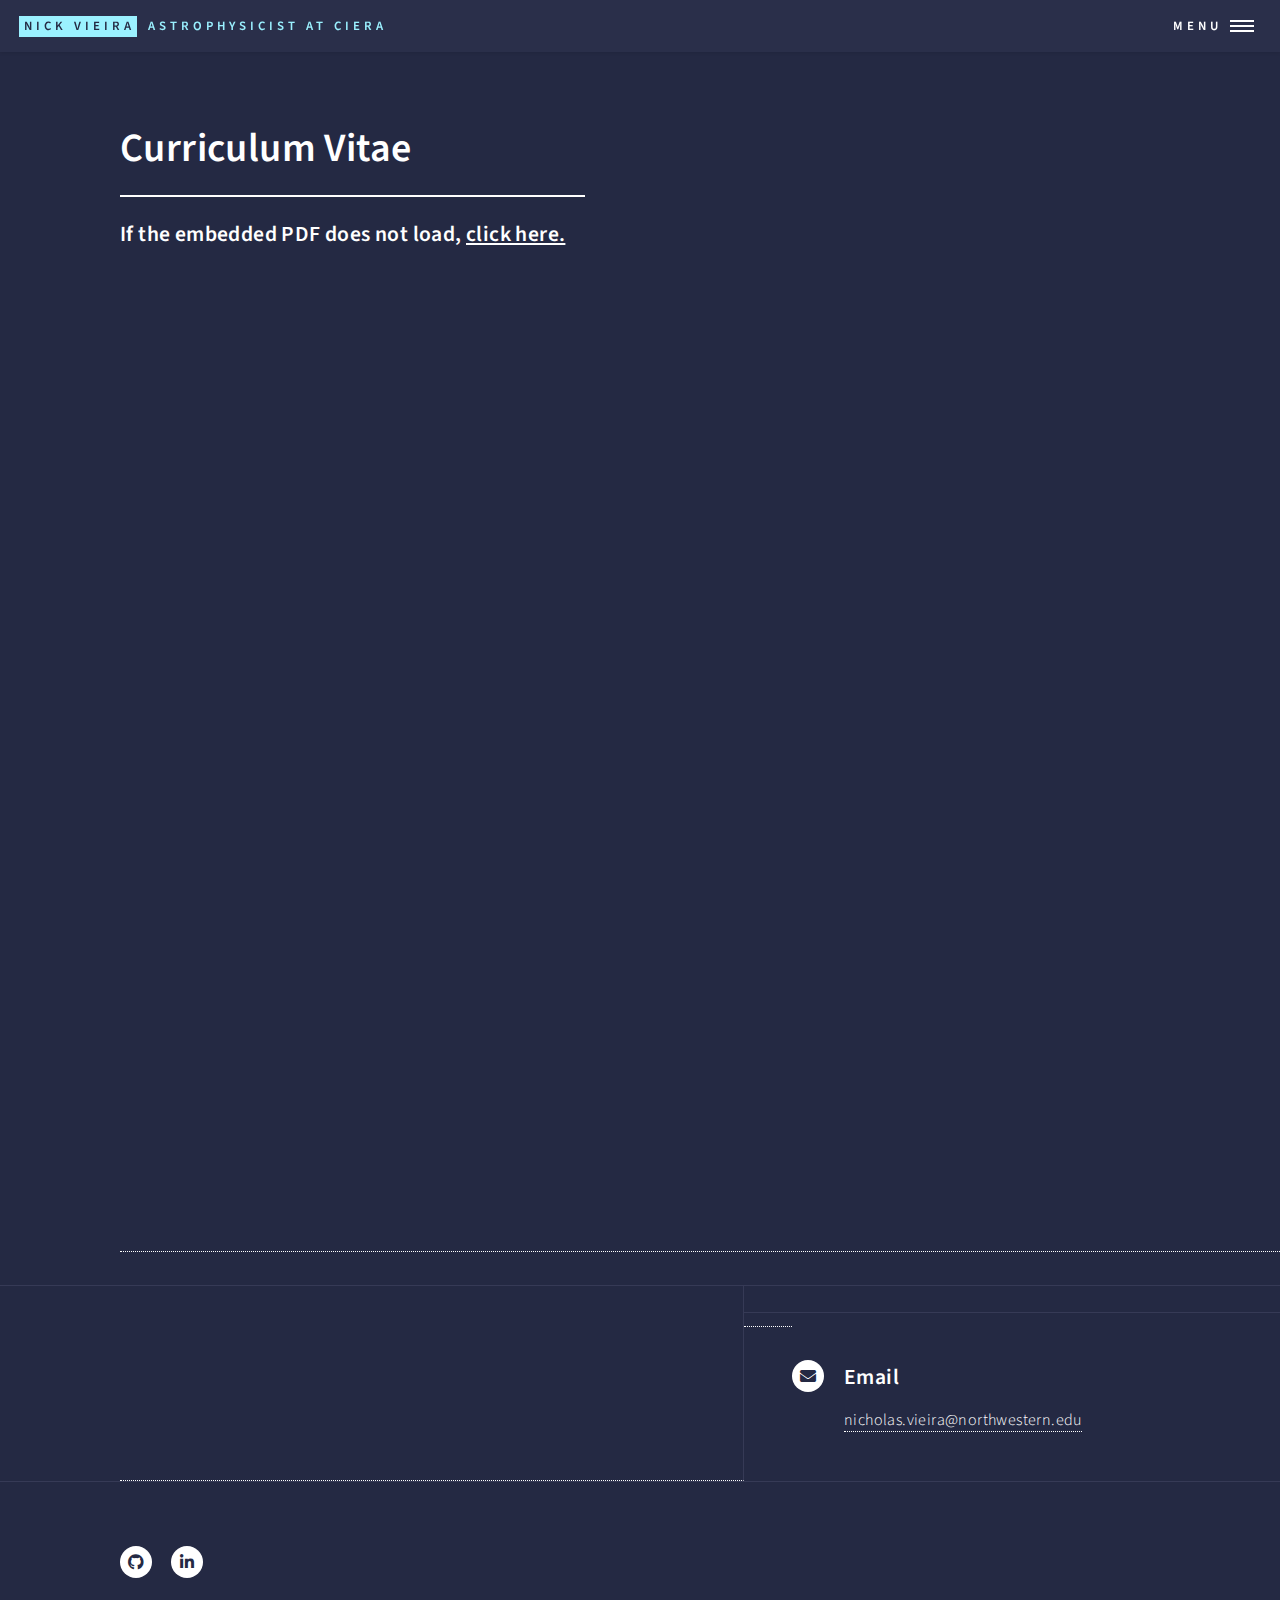
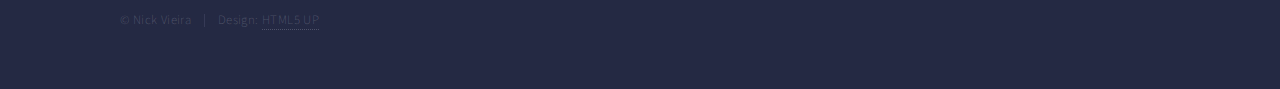
<file: cv.html>
<!DOCTYPE HTML>
<!--
	Forty by HTML5 UP
	html5up.net | @ajlkn
	Free for personal and commercial use under the CCA 3.0 license (html5up.net/license)
-->
<html>
	<head>
		<title>CV | Nick Vieira</title>
		<meta charset="utf-8" />
		<meta name="viewport" content="width=device-width, initial-scale=1, user-scalable=no" />
		<link rel="stylesheet" href="assets/css/main.css" />
		<noscript><link rel="stylesheet" href="assets/css/noscript.css" /></noscript>
	</head>
	<body class="is-preload">

		<!-- Wrapper -->
			<div id="wrapper">

				<!-- Header -->
					<header id="header">
						<a href="index.html" class="logo"><strong>Nick Vieira</strong> <span>Astrophysicist at CIERA</span></a>
						<nav>
							<a href="#menu">Menu</a>
						</nav>
					</header>

				<!-- Menu -->
					<nav id="menu">
						<ul class="links">
							<li><a href="index.html#two">About Me</a></li>
							<li><a href="multimessenger.html">Multi-messenger Astrophysics</a></li>
							<li><a href="heavyelements.html">Heavy Elements</a></li>
							<li><a href="cv.html">CV</a></li>
						</ul>
					</nav>

				<!-- Main -->
					<div id="main" class="alt">

						<!-- One -->
							<section id="one">
								<div class="inner">
									<header class="major">
										<h1>Curriculum Vitae</h1>
										<h3>If the embedded PDF does not load, <u><a target="_blank" href="https://drive.google.com/file/d/137XHBpHXoxdo0qFVNsRs01SqUzBWjAU2/view?usp=sharing">click here.</href></u> </h3>
									</header>
    								<iframe src="https://drive.google.com/file/d/137XHBpHXoxdo0qFVNsRs01SqUzBWjAU2/preview" width="1280" height="960"></iframe>
        						</div>
							</section>

					</div>

				<!-- Contact -->
					<section id="contact">
						<div class="inner">
							<section class="split">
								<section>
									<div class="contact-method">
										<span class="icon solid alt fa-envelope"></span>
										<h3>Email</h3>
										<a href="mailto:nicholas.vieira@northwestern.edu">nicholas.vieira@northwestern.edu</a>
									</div>
								</section>
							</section>
						</div>
					</section>

				<!-- Footer -->
					<footer id="footer">
						<div class="inner">
							<ul class="icons">
								<li><a href="https://github.com/nvieira-astro" class="icon brands alt fa-github" target="_blank"><span class="label">GitHub</span></a></li>
								<li><a href="https://www.linkedin.com/in/nicholas-vieira-530b3718a/" class="icon brands alt fa-linkedin-in" target="_blank"><span class="label">LinkedIn</span></a></li>
							</ul>
							<ul class="copyright">
								<li>&copy; Nick Vieira</li><li>Design: <a href="https://html5up.net" target="_blank">HTML5 UP</a></li>
							</ul>
						</div>
					</footer>

			</div>

		<!-- Scripts -->
			<script src="assets/js/jquery.min.js"></script>
			<script src="assets/js/jquery.scrolly.min.js"></script>
			<script src="assets/js/jquery.scrollex.min.js"></script>
			<script src="assets/js/browser.min.js"></script>
			<script src="assets/js/breakpoints.min.js"></script>
			<script src="assets/js/util.js"></script>
			<script src="assets/js/main.js"></script>

	</body>
</html>
</file>
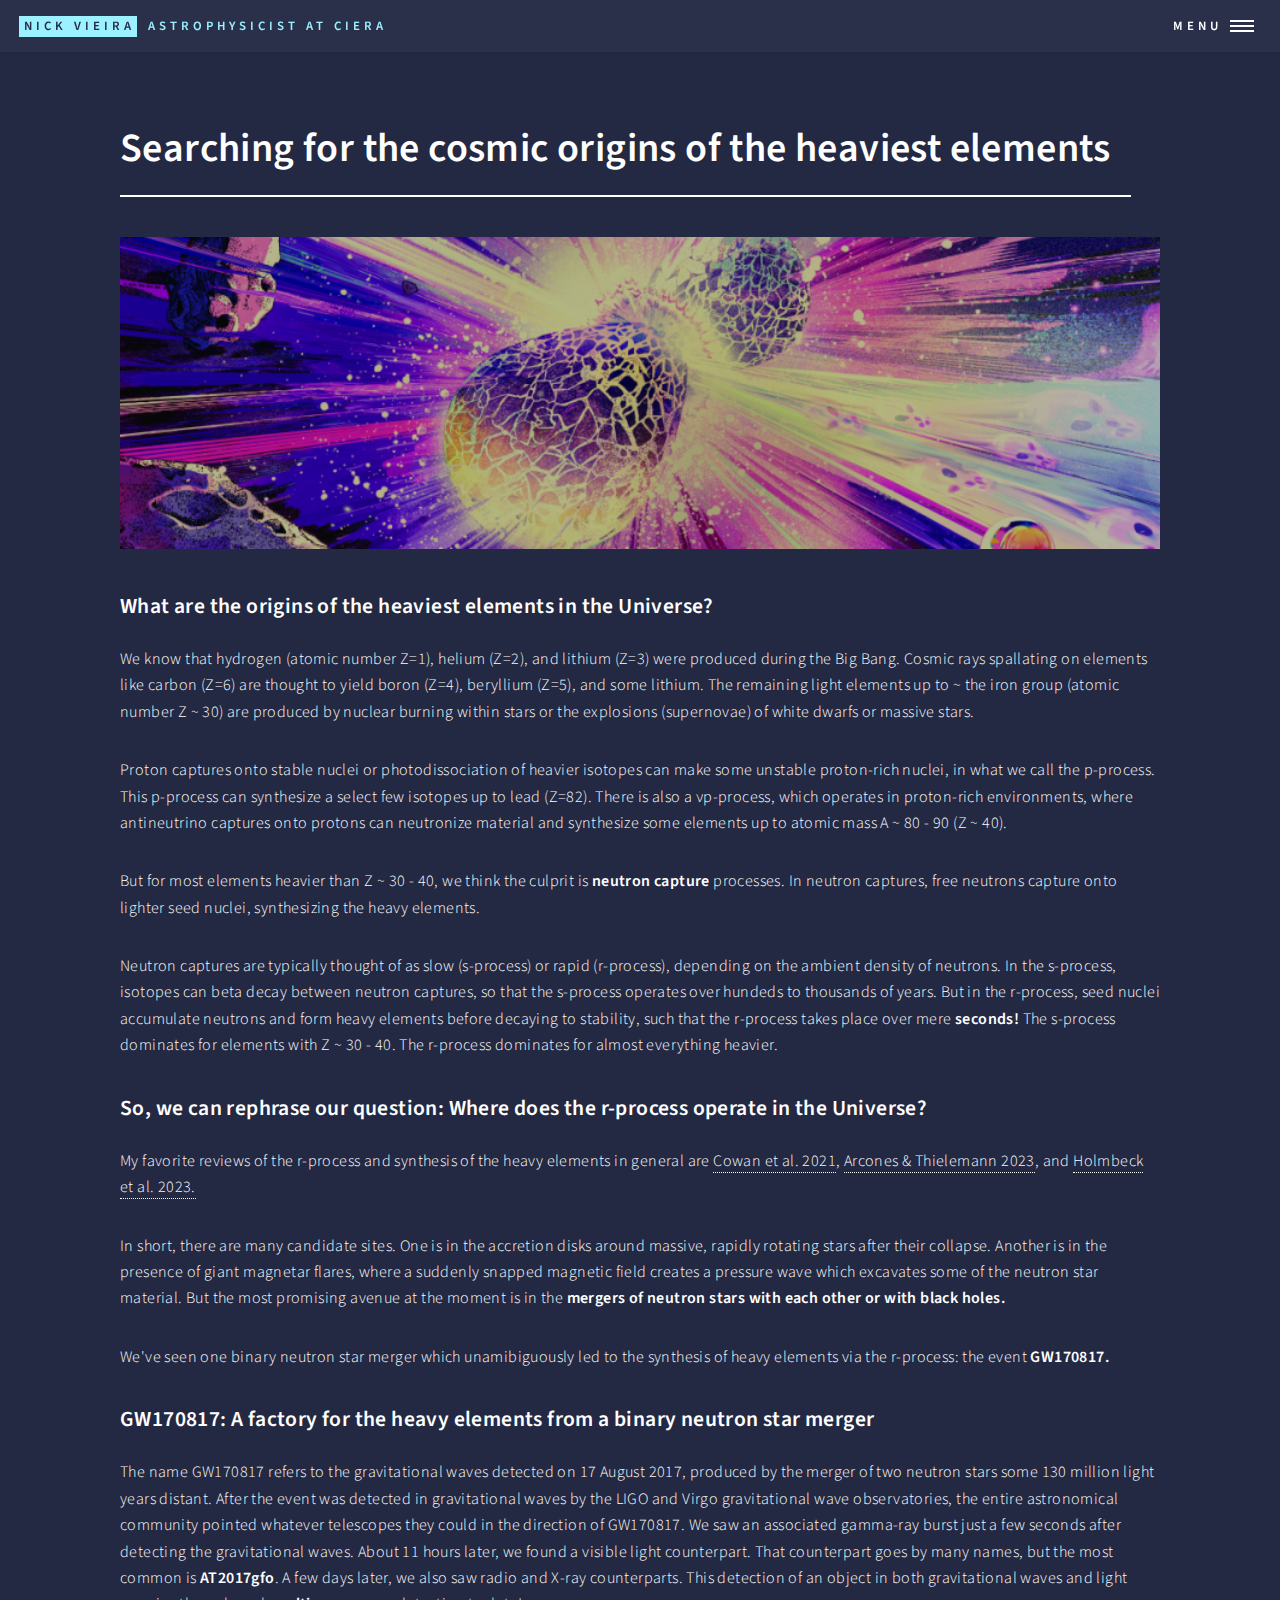
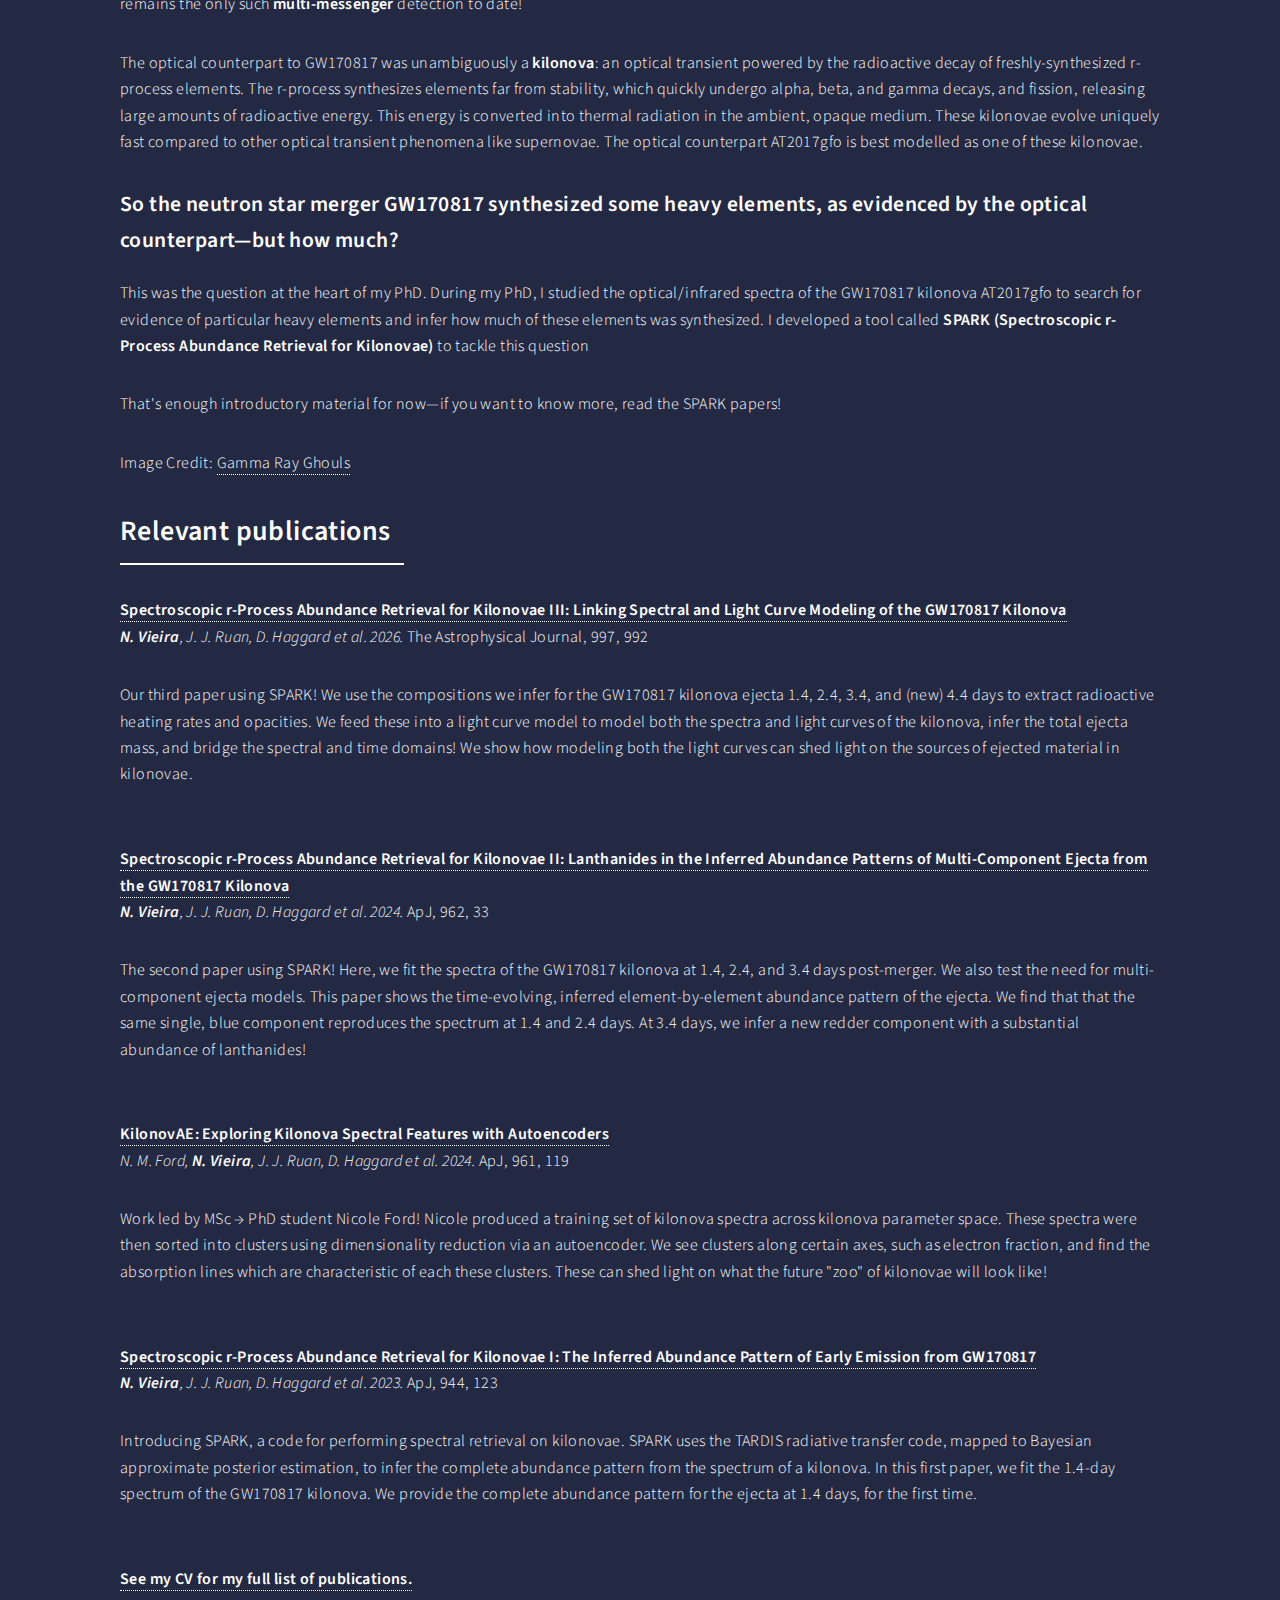
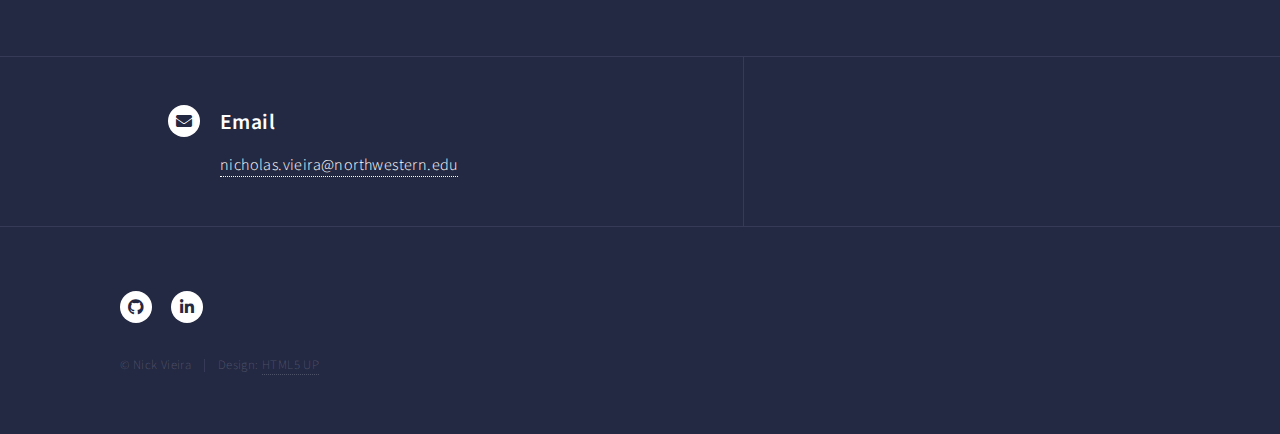
<file: heavyelements.html>
<!DOCTYPE HTML>
<!--
	Forty by HTML5 UP
	html5up.net | @ajlkn
	Free for personal and commercial use under the CCA 3.0 license (html5up.net/license)
-->
<html>
	<head>
		<title>Heavy Metals | Nick Vieira | Astrophysicist</title>
		<meta charset="utf-8" />
		<meta name="viewport" content="width=device-width, initial-scale=1, user-scalable=no" />
  		<meta name="keywords" content="nicholas, nick, vieira, astro, astronomy, astrophysics, ciera, northwestern, physics, astro, research, postdoc, space, universe, multi-messenger, multimessenger, messenger, TROVE, kilonova, vetting, SPARK, black hole, neutron star, student, PhD" />
		<link rel="stylesheet" href="assets/css/main.css" />
		<link rel="icon" type="image/x-icon" href="static/img/favicon.png">
		<noscript><link rel="stylesheet" href="assets/css/noscript.css" /></noscript>
	</head>
	<body class="is-preload">

		<!-- Wrapper -->
			<div id="wrapper">

				<!-- Header -->
					<header id="header">
						<a href="index.html" class="logo"><strong>Nick Vieira</strong> <span>Astrophysicist at CIERA</span></a>
						<nav>
							<a href="#menu">Menu</a>
						</nav>
					</header>

				<!-- Menu -->
					<nav id="menu">
						<ul class="links">
							<li><a href="index.html#aboutme">About Me</a></li>
							<li><a href="multimessenger.html">Multi-messenger Astrophysics</a></li>
							<li><a href="heavyelements.html">Heavy Elements</a></li>
							<li><a href="cv.html">CV</a></li>
						</ul>
					</nav>

				<!-- Main -->
					<div id="main" class="alt">

						<!-- One -->
							<section id="one">
								<div class="inner">
									<header class="major">
										<h1>Searching for the cosmic origins of the heaviest elements</h1>
									</header>
									<span class="image main"><img src="static/img/Gamma_Ray_Ghouls_CROP.png" alt="" /></span>
									<h3><strong>What are the origins of the heaviest elements in the Universe?</strong></h3>
									<p>We know that hydrogen (atomic number Z=1), helium (Z=2), and lithium (Z=3) were produced during the Big Bang. Cosmic rays spallating on elements like carbon (Z=6) are thought to yield boron (Z=4), beryllium (Z=5), and some lithium. The remaining light elements up to ~ the iron group (atomic number Z ~ 30) are produced by nuclear burning within stars or the explosions (supernovae) of white dwarfs or massive stars.</p>
									<p>Proton captures onto stable nuclei or photodissociation of heavier isotopes can make some unstable proton-rich nuclei, in what we call the p-process. This p-process can synthesize a select few isotopes up to lead (Z=82). There is also a νp-process, which operates in proton-rich environments, where antineutrino captures onto protons can neutronize material and synthesize some elements up to atomic mass A ~ 80 - 90 (Z ~ 40).</p>
									<p>But for most elements heavier than Z ~ 30 - 40, we think the culprit is <strong>neutron capture</strong> processes. In neutron captures, free neutrons capture onto lighter seed nuclei, synthesizing the heavy elements.</p>
									
									<p>Neutron captures are typically thought of as slow (s-process) or rapid (r-process), depending on the ambient density of neutrons. In the s-process, isotopes can beta decay between neutron captures, so that the s-process operates over hundeds to thousands of years. But in the r-process, seed nuclei accumulate neutrons and form heavy elements before decaying to stability, such that the r-process takes place over mere <strong>seconds!</strong> The s-process dominates for elements with Z ~ 30 - 40. The r-process dominates for almost everything heavier.</p>
									
									<h3><strong>So, we can rephrase our question: Where does the r-process operate in the Universe?</strong></h3>
									<p>My favorite reviews of the r-process and synthesis of the heavy elements in general are <a href="https://ui.adsabs.harvard.edu/abs/2021RvMP...93a5002C/abstract" target="_blank">Cowan et al. 2021</a>, <a href="https://ui.adsabs.harvard.edu/abs/2023A%26ARv..31....1A/abstract" target="_blank">Arcones & Thielemann 2023</a>, and <a href="https://ui.adsabs.harvard.edu/abs/2023EPJA...59...28H/abstract" target="_blank">Holmbeck et al. 2023.</a></p>
									<p>In short, there are many candidate sites. One is in the accretion disks around massive, rapidly rotating stars after their collapse. Another is in the presence of giant magnetar flares, where a suddenly snapped magnetic field creates a pressure wave which excavates some of the neutron star material. But the most promising avenue at the moment is in the <strong>mergers of neutron stars with each other or with black holes.</strong></p> 
    								<p>We've seen one binary neutron star merger which unamibiguously led to the synthesis of heavy elements via the r-process: the event <strong>GW170817.</strong></p>
    								
    								<h3><strong>GW170817: A factory for the heavy elements from a binary neutron star merger</strong></h3>
    								<p>The name GW170817 refers to the gravitational waves detected on 17 August 2017, produced by the merger of two neutron stars some 130 million light years distant. After the event was detected in gravitational waves by the LIGO and Virgo gravitational wave observatories, the entire astronomical community pointed whatever telescopes they could in the direction of GW170817. We saw an associated gamma-ray burst just a few seconds after detecting the gravitational waves. About 11 hours later, we found a visible light counterpart. That counterpart goes by many names, but the most common is <strong>AT2017gfo</strong>. A few days later, we also saw radio and X-ray counterparts. This detection of an object in both gravitational waves and light remains the only such <strong>multi-messenger</strong> detection to date!</p>
    								<p>The optical counterpart to GW170817 was unambiguously a <strong>kilonova</strong>: an optical transient powered by the radioactive decay of freshly-synthesized r-process elements. The r-process synthesizes elements far from stability, which quickly undergo alpha, beta, and gamma decays, and fission, releasing large amounts of radioactive energy. This energy is converted into thermal radiation in the ambient, opaque medium. These kilonovae evolve uniquely fast compared to other optical transient phenomena like supernovae. The optical counterpart AT2017gfo is best modelled as one of these kilonovae.</p>
    								
    								<h3><strong>So the neutron star merger GW170817 synthesized some heavy elements, as evidenced by the optical counterpart—but how much?</strong></h3>
    								<p>This was the question at the heart of my PhD. During my PhD, I studied the optical/infrared spectra of the GW170817 kilonova AT2017gfo to search for evidence of particular heavy elements and infer how much of these elements was synthesized. I developed a tool called <strong>SPARK (Spectroscopic r-Process Abundance Retrieval for Kilonovae)</strong> to tackle this question</p>
    								<p>That's enough introductory material for now—if you want to know more, read the SPARK papers!<p>
    								
    								<p>Image Credit: <a href="https://science.nasa.gov/resource/gamma-ray-ghouls/" class="link" target="_blank" rel="noopenernoreferrer">Gamma Ray Ghouls</a></p>
								
   									<header class="major">
   										<h2>Relevant publications</h2>
   									</header>
   									
								    <p><a href=https://ui.adsabs.harvard.edu/abs/2025arXiv250410696V/abstract target="_blank"><b>Spectroscopic r-Process Abundance Retrieval for Kilonovae III: Linking Spectral and Light Curve Modeling of the GW170817 Kilonova</b></a> <br> <em><b>N. Vieira</b>, J. J. Ruan, D. Haggard et al. 2026.</em> The Astrophysical Journal, 997, 992</p>
                                    <p>Our third paper using SPARK! We use the compositions we infer for the GW170817 kilonova ejecta 1.4, 2.4, 3.4, and (new) 4.4 days to extract radioactive heating rates and opacities. We feed these into a light curve model to model both the spectra and light curves of the kilonova, infer the total ejecta mass, and bridge the spectral and time domains! We show how modeling both the light curves can shed light on the sources of ejected material in kilonovae.</p>
                                    
                                    <br>
                                  
                                    <p><a href=https://ui.adsabs.harvard.edu/abs/2024ApJ...962...33V/abstract target="_blank"><b>Spectroscopic r-Process Abundance Retrieval for Kilonovae II: Lanthanides in the Inferred Abundance Patterns of Multi-Component Ejecta from the GW170817 Kilonova</b></a> <br> <em><b>N. Vieira</b>, J. J. Ruan, D. Haggard et al. 2024.</em> ApJ, 962, 33</p>
                                    <p>The second paper using SPARK! Here, we fit the spectra of the GW170817 kilonova at 1.4, 2.4, and 3.4 days post-merger. We also test the need for multi-component ejecta models. This paper shows the time-evolving, inferred element-by-element abundance pattern of the ejecta.  We find that that the same single, blue component reproduces the spectrum at 1.4 and 2.4 days. At 3.4 days, we infer a new redder component with a substantial abundance of lanthanides!</p>
    
                                    <br>
    
                                    <p><a href=https://ui.adsabs.harvard.edu/abs/2024ApJ...961..119F/abstract target="_blank"><b>KilonovAE: Exploring Kilonova Spectral Features
                        with Autoencoders</b></a> <br> <em>N. M. Ford, <b>N. Vieira</b>, J. J. Ruan, D. Haggard et al. 2024.</em> ApJ, 961, 119</p>
                                    <p>Work led by MSc → PhD student Nicole Ford! Nicole produced a training set of kilonova spectra across kilonova parameter space. These spectra were then sorted into clusters using dimensionality reduction via an autoencoder. We see clusters along certain axes, such as electron fraction, and find the absorption lines which are characteristic of each these clusters. These can shed light on what the future "zoo" of kilonovae will look like!</p>

                                    <br>

                                    <p><a href=https://ui.adsabs.harvard.edu/abs/2023ApJ...944..123V/abstract target="_blank"><b>Spectroscopic r-Process Abundance Retrieval for Kilonovae I: The Inferred Abundance Pattern of Early Emission from GW170817 </b></a> <br> <em><b>N. Vieira</b>, J. J. Ruan, D. Haggard et al. 2023.</em> ApJ, 944, 123</p>
                                    <p>Introducing SPARK, a code for performing spectral retrieval on kilonovae. SPARK uses the TARDIS radiative transfer code, mapped to Bayesian approximate posterior estimation, to infer the complete abundance pattern from the spectrum of a kilonova. In this first paper, we fit the 1.4-day spectrum of the GW170817 kilonova. We provide the complete abundance pattern for the ejecta at 1.4 days, for the first time.</p>
								
    								<br>
    								
        							<p><strong><a href="cv.html" target="_blank"> See my CV for my full list of publications.</a> </strong></p>  	
								</div>
							</section>

					</div>

				<!-- Contact -->
					<section id="contact">
						<div class="inner">
							<section class="split">
								<section>
									<div class="contact-method">
										<span class="icon solid alt fa-envelope"></span>
										<h3>Email</h3>
										<a href="mailto:nicholas.vieira@northwestern.edu">nicholas.vieira@northwestern.edu</a>
									</div>
								</section>
							</section>
						</div>
					</section>

				<!-- Footer -->
					<footer id="footer">
						<div class="inner">
							<ul class="icons">
								<li><a href="https://github.com/nvieira-astro" class="icon brands alt fa-github" target="_blank"><span class="label">GitHub</span></a></li>
								<li><a href="https://www.linkedin.com/in/nicholas-vieira-530b3718a/" class="icon brands alt fa-linkedin-in" target="_blank"><span class="label">LinkedIn</span></a></li>
							</ul>
							<ul class="copyright">
								<li>&copy; Nick Vieira</li><li>Design: <a href="https://html5up.net" target="_blank">HTML5 UP</a></li>
							</ul>
						</div>
					</footer>

			</div>

		<!-- Scripts -->
			<script src="assets/js/jquery.min.js"></script>
			<script src="assets/js/jquery.scrolly.min.js"></script>
			<script src="assets/js/jquery.scrollex.min.js"></script>
			<script src="assets/js/browser.min.js"></script>
			<script src="assets/js/breakpoints.min.js"></script>
			<script src="assets/js/util.js"></script>
			<script src="assets/js/main.js"></script>

	</body>
</html>
</file>
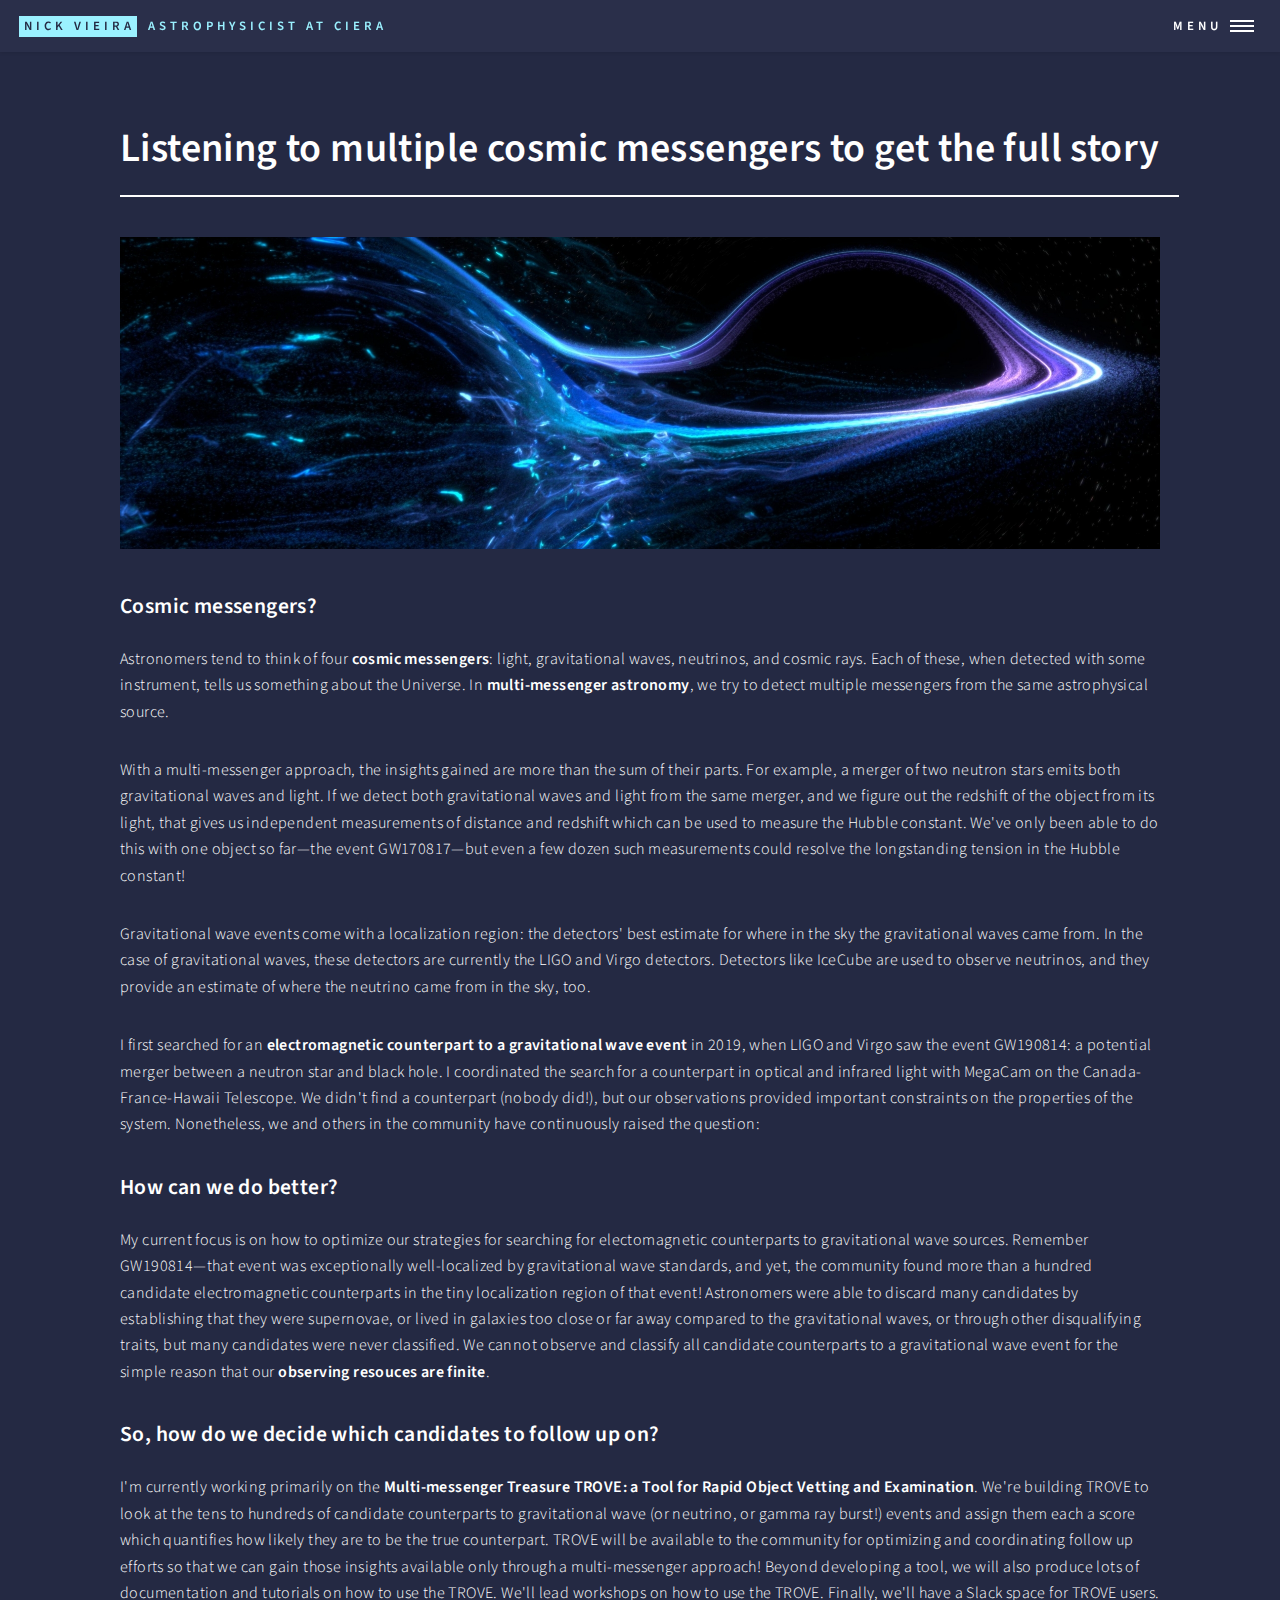
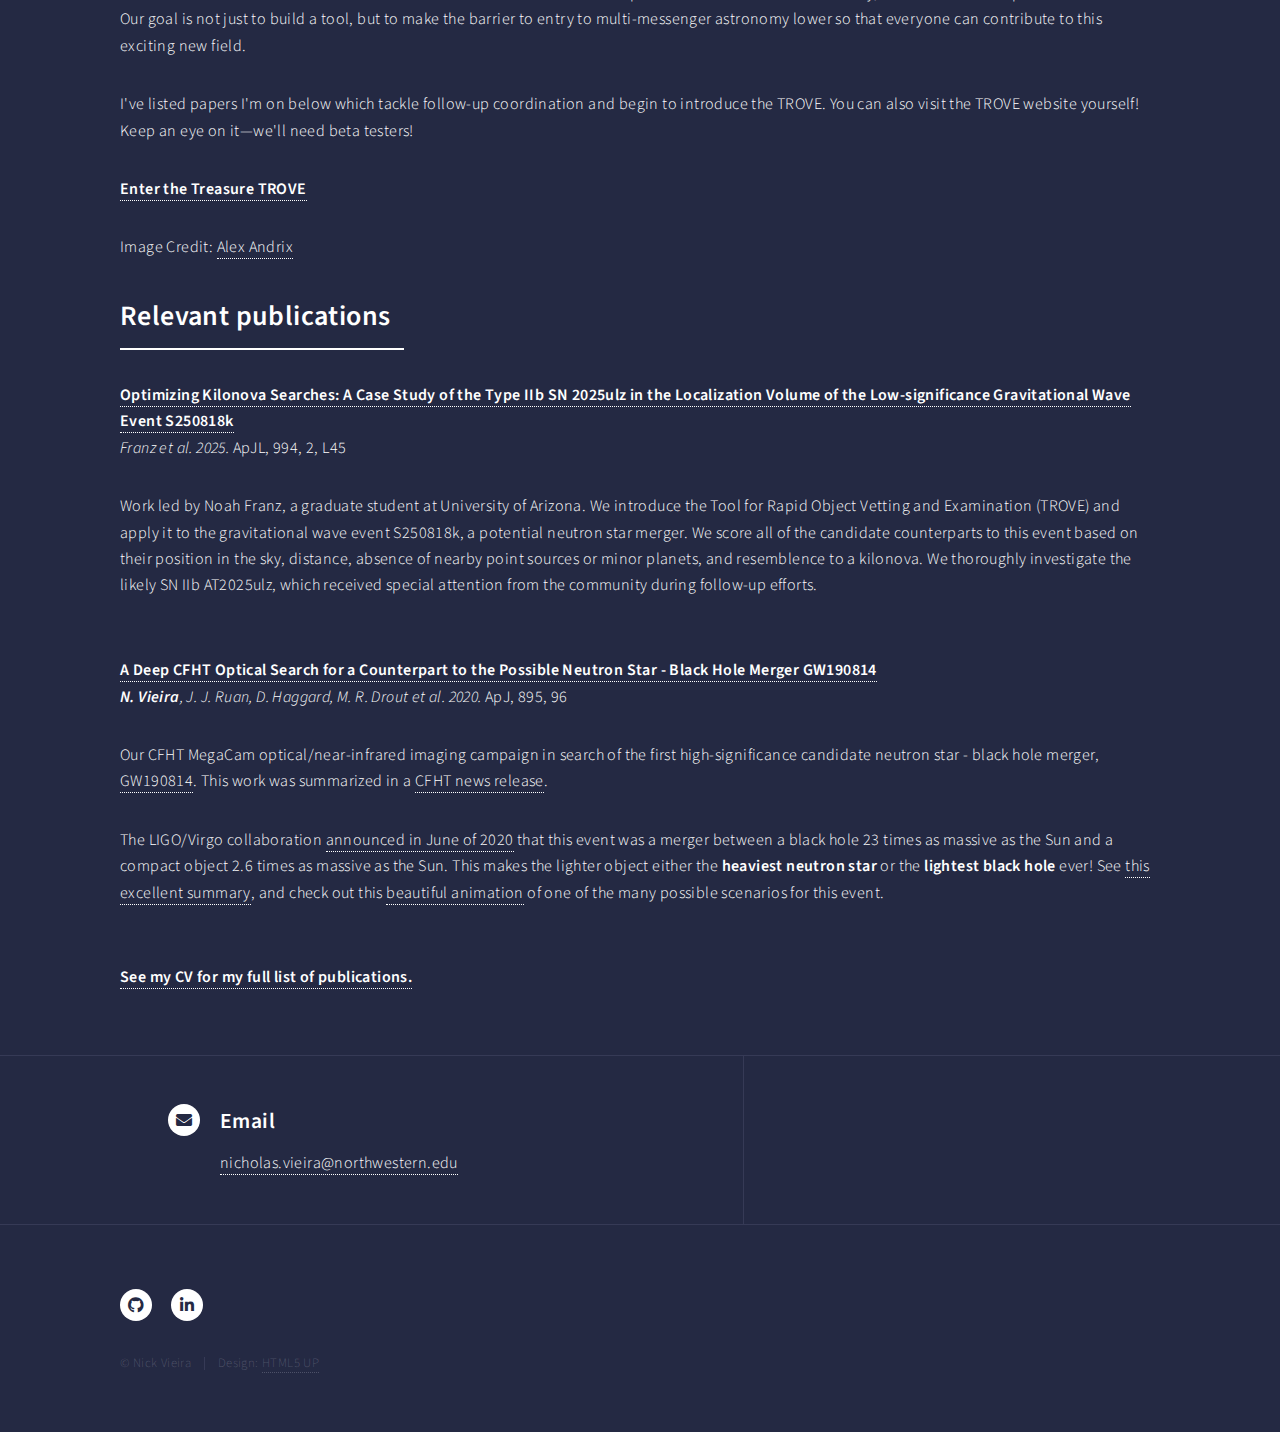
<file: multimessenger.html>
<!DOCTYPE HTML>
<!--
	Forty by HTML5 UP
	html5up.net | @ajlkn
	Free for personal and commercial use under the CCA 3.0 license (html5up.net/license)
-->
<html>
	<head>
		<title>Multi-messenger Astronomy | Nick Vieira | Astrophysicist</title>
		<meta charset="utf-8" />
		<meta name="viewport" content="width=device-width, initial-scale=1, user-scalable=no" />
  		<meta name="keywords" content="nicholas, nick, vieira, astro, astronomy, astrophysics, ciera, northwestern, physics, astro, research, postdoc, space, universe, multi-messenger, multimessenger, messenger, TROVE, kilonova, vetting, SPARK, black hole, neutron star, student, PhD" />
		<link rel="stylesheet" href="assets/css/main.css" />
		<link rel="icon" type="image/x-icon" href="static/img/favicon.png">
		<noscript><link rel="stylesheet" href="assets/css/noscript.css" /></noscript>
	</head>
	<body class="is-preload">

		<!-- Wrapper -->
			<div id="wrapper">

				<!-- Header -->
					<header id="header">
						<a href="index.html" class="logo"><strong>Nick Vieira</strong> <span>Astrophysicist at CIERA</span></a>
						<nav>
							<a href="#menu">Menu</a>
						</nav>
					</header>

				<!-- Menu -->
					<nav id="menu">
						<ul class="links">
							<li><a href="index.html#aboutme">About Me</a></li>
							<li><a href="multimessenger.html">Multi-messenger Astrophysics</a></li>
							<li><a href="heavyelements.html">Heavy Elements</a></li>
							<li><a href="cv.html">CV</a></li>
						</ul>
					</nav>

				<!-- Main -->
					<div id="main" class="alt">

						<!-- One -->
							<section id="one">
								<div class="inner">
									<header class="major">
										<h1>Listening to multiple cosmic messengers to get the full story</h1>
									</header>
									<span class="image main"><img src="static/img/GW190814_AlexAndrix_CROP.jpg" alt="" /></span>
									<h3><strong>Cosmic messengers?</strong></h3>
									<p>Astronomers tend to think of four <strong>cosmic messengers</strong>: light, gravitational waves, neutrinos, and cosmic rays. Each of these, when detected with some instrument, tells us something about the Universe. In <strong>multi-messenger astronomy</strong>, we try to detect multiple messengers from the same astrophysical source.</p>
                                    					<p>With a multi-messenger approach, the insights gained are more than the sum of their parts. For example, a merger of two neutron stars emits both gravitational waves and light. If we detect both gravitational waves and light from the same merger, and we figure out the redshift of the object from its light, that gives us independent measurements of distance and redshift which can be used to measure the Hubble constant. We've only been able to do this with one object so far—the event GW170817—but even a few dozen such measurements could resolve the longstanding tension in the Hubble constant!</p>
                                    					<p>Gravitational wave events come with a localization region: the detectors' best estimate for where in the sky the gravitational waves came from. In the case of gravitational waves, these detectors are currently the LIGO and Virgo detectors. Detectors like IceCube are used to observe neutrinos, and they provide an estimate of where the neutrino came from in the sky, too.</p>
                                    					<p>I first searched for an <strong>electromagnetic counterpart to a gravitational wave event</strong> in 2019, when LIGO and Virgo saw the event GW190814: a potential merger between a neutron star and black hole. I coordinated the search for a counterpart in optical and infrared light with MegaCam on the Canada-France-Hawaii Telescope. We didn't find a counterpart (nobody did!), but our observations provided important constraints on the properties of the system. Nonetheless, we and others in the community have continuously raised the question:

                                    					<h3><strong>How can we do better?</strong></h3>                                
                                    					<p>My current focus is on how to optimize our strategies for searching for electomagnetic counterparts to gravitational wave sources. Remember GW190814—that event was exceptionally well-localized by gravitational wave standards, and yet, the community found more than a hundred candidate electromagnetic counterparts in the tiny localization region of that event! Astronomers were able to discard many candidates by establishing that they were supernovae, or lived in galaxies too close or far away compared to the gravitational waves, or through other disqualifying traits, but many candidates were never classified. We cannot observe and classify all candidate counterparts to a gravitational wave event for the simple reason that our <strong>observing resouces are finite</strong>.</p> 
    
                                    					<h3><strong>So, how do we decide which candidates to follow up on?</strong></h3>
                                    					<p>I'm currently working primarily on the <strong>Multi-messenger Treasure TROVE: a Tool for Rapid Object Vetting and Examination</strong>. We're building TROVE to look at the tens to hundreds of candidate counterparts to gravitational wave (or neutrino, or gamma ray burst!) events and assign them each a score which quantifies how likely they are to be the true counterpart. TROVE will be available to the community for optimizing and coordinating follow up efforts so that we can gain those insights available only through a multi-messenger approach! Beyond developing a tool, we will also produce lots of documentation and tutorials on how to use the TROVE. We'll lead workshops on how to use the TROVE. Finally, we'll have a Slack space for TROVE users. Our goal is not just to build a tool, but to make the barrier to entry to multi-messenger astronomy lower so that everyone can contribute to this exciting new field.</p> 
                                    					<p>I've listed papers I'm on below which tackle follow-up coordination and begin to introduce the TROVE. You can also visit the TROVE website yourself! Keep an eye on it—we'll need beta testers!</p>
                                    
                                    					<p><strong><a href="https://astro-trove.github.io/" target="_blank">Enter the Treasure TROVE</a></strong></p>
									
									<p>Image Credit: <a href="https://alexandrix.com/blog/about-gw190814/" class="link" target="_blank" rel="noopenernoreferrer">Alex Andrix</a></p>
									
							   		<header class="major">
                                     	<h2>Relevant publications</h2>
                                    </header>

								    <p><a href=https://ui.adsabs.harvard.edu/abs/2025ApJ...994L..45F/abstract target="_blank"><b>Optimizing Kilonova Searches: A Case Study of the Type IIb SN 2025ulz in the Localization Volume of the Low-significance Gravitational Wave Event S250818k </b></a> <br><em>Franz et al. 2025.</em> ApJL, 994, 2, L45</p>
                                    <p>Work led by Noah Franz, a graduate student at University of Arizona. We introduce the Tool for Rapid Object Vetting and Examination (TROVE) and apply it to the gravitational wave event S250818k, a potential neutron star merger. We score all of the candidate counterparts to this event based on their position in the sky, distance, absence of nearby point sources or minor planets, and resemblence to a kilonova. We thoroughly investigate the likely SN IIb AT2025ulz, which received special attention from the community during follow-up efforts. </p>  

                                    <br>

								    <p><a href=https://ui.adsabs.harvard.edu/abs/2020ApJ...895...96V/abstract target="_blank"><b>A Deep CFHT Optical Search for a Counterpart to the Possible Neutron Star - Black Hole Merger GW190814 </b></a> <br><em><b>N. Vieira</b>, J. J. Ruan, D. Haggard, M. R. Drout et al. 2020.</em> ApJ, 895, 96</p>
                                    <p>Our CFHT MegaCam optical/near-infrared imaging campaign in search of the first high-significance candidate neutron star - black hole merger, <a href="https://gracedb.ligo.org/superevents/S190814bv/view/" target="_blank">GW190814</a>. This work was summarized in a <a href="http://www.cfht.hawaii.edu/en/news/LIGOResult/" target="_blank">CFHT news release</a>.</p>
                                    <p>The LIGO/Virgo collaboration <a href="https://www.ligo.caltech.edu/news/ligo20200623" target="_blank">announced in June of 2020</a> that this event was a merger between a black hole 23 times as massive as the Sun and a compact object 2.6 times as massive as the Sun. This makes the lighter object either the <b>heaviest neutron star</b> or the <b>lightest black hole</b> ever! See <a href="https://www.syfy.com/syfywire/a-big-black-hole-just-ate-a-much-smaller-black-hole-or-a-neutron-star-maybe" target="_blank">this excellent summary</a>, and check out this <a href="https://vimeo.com/413180380?fbclid=IwAR0DMYuRgVu6ciJwDAmofqKeUrYMN00Qa1ZfB9HaFGraVrdzVjQOAwaesYg" target="_blank">beautiful animation</a> of one of the many possible scenarios for this event.</p>
                                  
                                    <br>
                                    
                                    <p><strong><a href="cv.html" target="_blank"> See my CV for my full list of publications.</a> </strong></p>   								
                                
								</div>
							</section>

					</div>

				<!-- Contact -->
					<section id="contact">
						<div class="inner">
							<section class="split">
								<section>
									<div class="contact-method">
										<span class="icon solid alt fa-envelope"></span>
										<h3>Email</h3>
										<a href="mailto:nicholas.vieira@northwestern.edu">nicholas.vieira@northwestern.edu</a>
									</div>
								</section>
							</section>
						</div>
					</section>

				<!-- Footer -->
					<footer id="footer">
						<div class="inner">
							<ul class="icons">
								<li><a href="https://github.com/nvieira-astro" class="icon brands alt fa-github" target="_blank" rel="noopenernoreferrer"><span class="label">GitHub</span></a></li>
								<li><a href="https://www.linkedin.com/in/nicholas-vieira-530b3718a/" class="icon brands alt fa-linkedin-in" target="_blank" rel="noopenernoreferrer"><span class="label">LinkedIn</span></a></li>
							</ul>
							<ul class="copyright">
								<li>&copy; Nick Vieira</li><li>Design: <a href="https://html5up.net" target="_blank">HTML5 UP</a></li>
							</ul>
						</div>
					</footer>

			</div>

		<!-- Scripts -->
			<script src="assets/js/jquery.min.js"></script>
			<script src="assets/js/jquery.scrolly.min.js"></script>
			<script src="assets/js/jquery.scrollex.min.js"></script>
			<script src="assets/js/browser.min.js"></script>
			<script src="assets/js/breakpoints.min.js"></script>
			<script src="assets/js/util.js"></script>
			<script src="assets/js/main.js"></script>

	</body>
</html>
</file>
<file: assets/css/noscript.css>
/*
	Forty by HTML5 UP
	html5up.net | @ajlkn
	Free for personal and commercial use under the CCA 3.0 license (html5up.net/license)
*/

/* Banner */

	body.is-preload #banner:after {
		opacity: 0.85;
	}

	body.is-preload #banner > .inner {
		-moz-filter: none;
		-webkit-filter: none;
		-ms-filter: none;
		filter: none;
		-moz-transform: none;
		-webkit-transform: none;
		-ms-transform: none;
		transform: none;
		opacity: 1;
	}
</file>
<file: assets/css/main.css>
@import url(fontawesome-all.min.css);
@import url("https://fonts.googleapis.com/css?family=Source+Sans+Pro:300,300italic,600,600italic");

/*
	Forty by HTML5 UP
	html5up.net | @ajlkn
	Free for personal and commercial use under the CCA 3.0 license (html5up.net/license)
*/

html, body, div, span, applet, object,
iframe, h1, h2, h3, h4, h5, h6, p, blockquote,
pre, a, abbr, acronym, address, big, cite,
code, del, dfn, em, img, ins, kbd, q, s, samp,
small, strike, strong, sub, sup, tt, var, b,
u, i, center, dl, dt, dd, ol, ul, li, fieldset,
form, label, legend, table, caption, tbody,
tfoot, thead, tr, th, td, article, aside,
canvas, details, embed, figure, figcaption,
footer, header, hgroup, menu, nav, output, ruby,
section, summary, time, mark, audio, video {
	margin: 0;
	padding: 0;
	border: 0;
	font-size: 100%;
	font: inherit;
	vertical-align: baseline;}

article, aside, details, figcaption, figure,
footer, header, hgroup, menu, nav, section {
	display: block;}

body {
	line-height: 1;
}

ol, ul {
	list-style: none;
}

blockquote, q {
	quotes: none;
}

	blockquote:before, blockquote:after, q:before, q:after {
		content: '';
		content: none;
	}

table {
	border-collapse: collapse;
	border-spacing: 0;
}

body {
	-webkit-text-size-adjust: none;
}

mark {
	background-color: transparent;
	color: inherit;
}

input::-moz-focus-inner {
	border: 0;
	padding: 0;
}

input, select, textarea {
	-moz-appearance: none;
	-webkit-appearance: none;
	-ms-appearance: none;
	appearance: none;
}

/* Basic */

	@-ms-viewport {
		width: device-width;
	}

	body {
		-ms-overflow-style: scrollbar;
	}

	@media screen and (max-width: 480px) {

		html, body {
			min-width: 320px;
		}

	}

	html {
		box-sizing: border-box;
	}

	*, *:before, *:after {
		box-sizing: inherit;
	}

	body {
		background: #242943;
	}

		body.is-preload *, body.is-preload *:before, body.is-preload *:after {
			-moz-animation: none !important;
			-webkit-animation: none !important;
			-ms-animation: none !important;
			animation: none !important;
			-moz-transition: none !important;
			-webkit-transition: none !important;
			-ms-transition: none !important;
			transition: none !important;
		}

/* Type */

	body, input, select, textarea {
		color: #ffffff;
		font-family: "Source Sans Pro", Helvetica, sans-serif;
		font-size: 17pt;
		font-weight: 300;
		letter-spacing: 0.025em;
		line-height: 1.65;
	}

		@media screen and (max-width: 1680px) {

			body, input, select, textarea {
				font-size: 14pt;
			}

		}

		@media screen and (max-width: 1280px) {

			body, input, select, textarea {
				font-size: 12pt;
			}

		}

		@media screen and (max-width: 360px) {

			body, input, select, textarea {
				font-size: 11pt;
			}

		}

	a {
		-moz-transition: color 0.2s ease-in-out, border-bottom-color 0.2s ease-in-out;
		-webkit-transition: color 0.2s ease-in-out, border-bottom-color 0.2s ease-in-out;
		-ms-transition: color 0.2s ease-in-out, border-bottom-color 0.2s ease-in-out;
		transition: color 0.2s ease-in-out, border-bottom-color 0.2s ease-in-out;
		border-bottom: dotted 1px;
		color: inherit;
		text-decoration: none;
	}

		a:hover {
			border-bottom-color: transparent;
			color: #9bf1ff !important;
		}

		a:active {
			color: #53e3fb !important;
		}

	strong, b {
		color: #ffffff;
		font-weight: 600;
	}

	em, i {
		font-style: italic;
	}

	p {
		margin: 0 0 2em 0;
	}

	h1, h2, h3, h4, h5, h6 {
		color: #ffffff;
		font-weight: 600;
		line-height: 1.65;
		margin: 0 0 1em 0;
	}

		h1 a, h2 a, h3 a, h4 a, h5 a, h6 a {
			color: inherit;
			border-bottom: 0;
		}

	h1 {
		font-size: 2.5em;
	}

	h2 {
		font-size: 1.75em;
	}

	h3 {
		font-size: 1.35em;
	}

	h4 {
		font-size: 1.1em;
	}

	h5 {
		font-size: 0.9em;
	}

	h6 {
		font-size: 0.7em;
	}

	@media screen and (max-width: 736px) {

		h1 {
			font-size: 2em;
		}

		h2 {
			font-size: 1.5em;
		}

		h3 {
			font-size: 1.25em;
		}

	}

	sub {
		font-size: 0.8em;
		position: relative;
		top: 0.5em;
	}

	sup {
		font-size: 0.8em;
		position: relative;
		top: -0.5em;
	}

	blockquote {
		border-left: solid 4px rgba(212, 212, 255, 0.1);
		font-style: italic;
		margin: 0 0 2em 0;
		padding: 0.5em 0 0.5em 2em;
	}

	code {
		background: rgba(212, 212, 255, 0.035);
		font-family: "Courier New", monospace;
		font-size: 0.9em;
		margin: 0 0.25em;
		padding: 0.25em 0.65em;
	}

	pre {
		-webkit-overflow-scrolling: touch;
		font-family: "Courier New", monospace;
		font-size: 0.9em;
		margin: 0 0 2em 0;
	}

		pre code {
			display: block;
			line-height: 1.75;
			padding: 1em 1.5em;
			overflow-x: auto;
		}

	hr {
		border: 0;
		border-bottom: solid 1px rgba(212, 212, 255, 0.1);
		margin: 2em 0;
	}

		hr.major {
			margin: 3em 0;
		}

	.align-left {
		text-align: left;
	}

	.align-center {
		text-align: center;
	}

	.align-right {
		text-align: right;
	}

/* Row */

	.row {
		display: flex;
		flex-wrap: wrap;
		box-sizing: border-box;
		align-items: stretch;
	}

		.row > * {
			box-sizing: border-box;
		}

		.row.gtr-uniform > * > :last-child {
			margin-bottom: 0;
		}

		.row.aln-left {
			justify-content: flex-start;
		}

		.row.aln-center {
			justify-content: center;
		}

		.row.aln-right {
			justify-content: flex-end;
		}

		.row.aln-top {
			align-items: flex-start;
		}

		.row.aln-middle {
			align-items: center;
		}

		.row.aln-bottom {
			align-items: flex-end;
		}

		.row > .imp {
			order: -1;
		}

		.row > .col-1 {
			width: 8.33333%;
		}

		.row > .off-1 {
			margin-left: 8.33333%;
		}

		.row > .col-2 {
			width: 16.66667%;
		}

		.row > .off-2 {
			margin-left: 16.66667%;
		}

		.row > .col-3 {
			width: 25%;
		}

		.row > .off-3 {
			margin-left: 25%;
		}

		.row > .col-4 {
			width: 33.33333%;
		}

		.row > .off-4 {
			margin-left: 33.33333%;
		}

		.row > .col-5 {
			width: 41.66667%;
		}

		.row > .off-5 {
			margin-left: 41.66667%;
		}

		.row > .col-6 {
			width: 50%;
		}

		.row > .off-6 {
			margin-left: 50%;
		}

		.row > .col-7 {
			width: 58.33333%;
		}

		.row > .off-7 {
			margin-left: 58.33333%;
		}

		.row > .col-8 {
			width: 66.66667%;
		}

		.row > .off-8 {
			margin-left: 66.66667%;
		}

		.row > .col-9 {
			width: 75%;
		}

		.row > .off-9 {
			margin-left: 75%;
		}

		.row > .col-10 {
			width: 83.33333%;
		}

		.row > .off-10 {
			margin-left: 83.33333%;
		}

		.row > .col-11 {
			width: 91.66667%;
		}

		.row > .off-11 {
			margin-left: 91.66667%;
		}

		.row > .col-12 {
			width: 100%;
		}

		.row > .off-12 {
			margin-left: 100%;
		}

		.row.gtr-0 {
			margin-top: 0;
			margin-left: 0em;
		}

			.row.gtr-0 > * {
				padding: 0 0 0 0em;
			}

			.row.gtr-0.gtr-uniform {
				margin-top: 0em;
			}

				.row.gtr-0.gtr-uniform > * {
					padding-top: 0em;
				}

		.row.gtr-25 {
			margin-top: 0;
			margin-left: -0.5em;
		}

			.row.gtr-25 > * {
				padding: 0 0 0 0.5em;
			}

			.row.gtr-25.gtr-uniform {
				margin-top: -0.5em;
			}

				.row.gtr-25.gtr-uniform > * {
					padding-top: 0.5em;
				}

		.row.gtr-50 {
			margin-top: 0;
			margin-left: -1em;
		}

			.row.gtr-50 > * {
				padding: 0 0 0 1em;
			}

			.row.gtr-50.gtr-uniform {
				margin-top: -1em;
			}

				.row.gtr-50.gtr-uniform > * {
					padding-top: 1em;
				}

		.row {
			margin-top: 0;
			margin-left: -2em;
		}

			.row > * {
				padding: 0 0 0 2em;
			}

			.row.gtr-uniform {
				margin-top: -2em;
			}

				.row.gtr-uniform > * {
					padding-top: 2em;
				}

		.row.gtr-150 {
			margin-top: 0;
			margin-left: -3em;
		}

			.row.gtr-150 > * {
				padding: 0 0 0 3em;
			}

			.row.gtr-150.gtr-uniform {
				margin-top: -3em;
			}

				.row.gtr-150.gtr-uniform > * {
					padding-top: 3em;
				}

		.row.gtr-200 {
			margin-top: 0;
			margin-left: -4em;
		}

			.row.gtr-200 > * {
				padding: 0 0 0 4em;
			}

			.row.gtr-200.gtr-uniform {
				margin-top: -4em;
			}

				.row.gtr-200.gtr-uniform > * {
					padding-top: 4em;
				}

		@media screen and (max-width: 1680px) {

			.row {
				display: flex;
				flex-wrap: wrap;
				box-sizing: border-box;
				align-items: stretch;
			}

				.row > * {
					box-sizing: border-box;
				}

				.row.gtr-uniform > * > :last-child {
					margin-bottom: 0;
				}

				.row.aln-left {
					justify-content: flex-start;
				}

				.row.aln-center {
					justify-content: center;
				}

				.row.aln-right {
					justify-content: flex-end;
				}

				.row.aln-top {
					align-items: flex-start;
				}

				.row.aln-middle {
					align-items: center;
				}

				.row.aln-bottom {
					align-items: flex-end;
				}

				.row > .imp-xlarge {
					order: -1;
				}

				.row > .col-1-xlarge {
					width: 8.33333%;
				}

				.row > .off-1-xlarge {
					margin-left: 8.33333%;
				}

				.row > .col-2-xlarge {
					width: 16.66667%;
				}

				.row > .off-2-xlarge {
					margin-left: 16.66667%;
				}

				.row > .col-3-xlarge {
					width: 25%;
				}

				.row > .off-3-xlarge {
					margin-left: 25%;
				}

				.row > .col-4-xlarge {
					width: 33.33333%;
				}

				.row > .off-4-xlarge {
					margin-left: 33.33333%;
				}

				.row > .col-5-xlarge {
					width: 41.66667%;
				}

				.row > .off-5-xlarge {
					margin-left: 41.66667%;
				}

				.row > .col-6-xlarge {
					width: 50%;
				}

				.row > .off-6-xlarge {
					margin-left: 50%;
				}

				.row > .col-7-xlarge {
					width: 58.33333%;
				}

				.row > .off-7-xlarge {
					margin-left: 58.33333%;
				}

				.row > .col-8-xlarge {
					width: 66.66667%;
				}

				.row > .off-8-xlarge {
					margin-left: 66.66667%;
				}

				.row > .col-9-xlarge {
					width: 75%;
				}

				.row > .off-9-xlarge {
					margin-left: 75%;
				}

				.row > .col-10-xlarge {
					width: 83.33333%;
				}

				.row > .off-10-xlarge {
					margin-left: 83.33333%;
				}

				.row > .col-11-xlarge {
					width: 91.66667%;
				}

				.row > .off-11-xlarge {
					margin-left: 91.66667%;
				}

				.row > .col-12-xlarge {
					width: 100%;
				}

				.row > .off-12-xlarge {
					margin-left: 100%;
				}

				.row.gtr-0 {
					margin-top: 0;
					margin-left: 0em;
				}

					.row.gtr-0 > * {
						padding: 0 0 0 0em;
					}

					.row.gtr-0.gtr-uniform {
						margin-top: 0em;
					}

						.row.gtr-0.gtr-uniform > * {
							padding-top: 0em;
						}

				.row.gtr-25 {
					margin-top: 0;
					margin-left: -0.5em;
				}

					.row.gtr-25 > * {
						padding: 0 0 0 0.5em;
					}

					.row.gtr-25.gtr-uniform {
						margin-top: -0.5em;
					}

						.row.gtr-25.gtr-uniform > * {
							padding-top: 0.5em;
						}

				.row.gtr-50 {
					margin-top: 0;
					margin-left: -1em;
				}

					.row.gtr-50 > * {
						padding: 0 0 0 1em;
					}

					.row.gtr-50.gtr-uniform {
						margin-top: -1em;
					}

						.row.gtr-50.gtr-uniform > * {
							padding-top: 1em;
						}

				.row {
					margin-top: 0;
					margin-left: -2em;
				}

					.row > * {
						padding: 0 0 0 2em;
					}

					.row.gtr-uniform {
						margin-top: -2em;
					}

						.row.gtr-uniform > * {
							padding-top: 2em;
						}

				.row.gtr-150 {
					margin-top: 0;
					margin-left: -3em;
				}

					.row.gtr-150 > * {
						padding: 0 0 0 3em;
					}

					.row.gtr-150.gtr-uniform {
						margin-top: -3em;
					}

						.row.gtr-150.gtr-uniform > * {
							padding-top: 3em;
						}

				.row.gtr-200 {
					margin-top: 0;
					margin-left: -4em;
				}

					.row.gtr-200 > * {
						padding: 0 0 0 4em;
					}

					.row.gtr-200.gtr-uniform {
						margin-top: -4em;
					}

						.row.gtr-200.gtr-uniform > * {
							padding-top: 4em;
						}

		}

		@media screen and (max-width: 1280px) {

			.row {
				display: flex;
				flex-wrap: wrap;
				box-sizing: border-box;
				align-items: stretch;
			}

				.row > * {
					box-sizing: border-box;
				}

				.row.gtr-uniform > * > :last-child {
					margin-bottom: 0;
				}

				.row.aln-left {
					justify-content: flex-start;
				}

				.row.aln-center {
					justify-content: center;
				}

				.row.aln-right {
					justify-content: flex-end;
				}

				.row.aln-top {
					align-items: flex-start;
				}

				.row.aln-middle {
					align-items: center;
				}

				.row.aln-bottom {
					align-items: flex-end;
				}

				.row > .imp-large {
					order: -1;
				}

				.row > .col-1-large {
					width: 8.33333%;
				}

				.row > .off-1-large {
					margin-left: 8.33333%;
				}

				.row > .col-2-large {
					width: 16.66667%;
				}

				.row > .off-2-large {
					margin-left: 16.66667%;
				}

				.row > .col-3-large {
					width: 25%;
				}

				.row > .off-3-large {
					margin-left: 25%;
				}

				.row > .col-4-large {
					width: 33.33333%;
				}

				.row > .off-4-large {
					margin-left: 33.33333%;
				}

				.row > .col-5-large {
					width: 41.66667%;
				}

				.row > .off-5-large {
					margin-left: 41.66667%;
				}

				.row > .col-6-large {
					width: 50%;
				}

				.row > .off-6-large {
					margin-left: 50%;
				}

				.row > .col-7-large {
					width: 58.33333%;
				}

				.row > .off-7-large {
					margin-left: 58.33333%;
				}

				.row > .col-8-large {
					width: 66.66667%;
				}

				.row > .off-8-large {
					margin-left: 66.66667%;
				}

				.row > .col-9-large {
					width: 75%;
				}

				.row > .off-9-large {
					margin-left: 75%;
				}

				.row > .col-10-large {
					width: 83.33333%;
				}

				.row > .off-10-large {
					margin-left: 83.33333%;
				}

				.row > .col-11-large {
					width: 91.66667%;
				}

				.row > .off-11-large {
					margin-left: 91.66667%;
				}

				.row > .col-12-large {
					width: 100%;
				}

				.row > .off-12-large {
					margin-left: 100%;
				}

				.row.gtr-0 {
					margin-top: 0;
					margin-left: 0em;
				}

					.row.gtr-0 > * {
						padding: 0 0 0 0em;
					}

					.row.gtr-0.gtr-uniform {
						margin-top: 0em;
					}

						.row.gtr-0.gtr-uniform > * {
							padding-top: 0em;
						}

				.row.gtr-25 {
					margin-top: 0;
					margin-left: -0.375em;
				}

					.row.gtr-25 > * {
						padding: 0 0 0 0.375em;
					}

					.row.gtr-25.gtr-uniform {
						margin-top: -0.375em;
					}

						.row.gtr-25.gtr-uniform > * {
							padding-top: 0.375em;
						}

				.row.gtr-50 {
					margin-top: 0;
					margin-left: -0.75em;
				}

					.row.gtr-50 > * {
						padding: 0 0 0 0.75em;
					}

					.row.gtr-50.gtr-uniform {
						margin-top: -0.75em;
					}

						.row.gtr-50.gtr-uniform > * {
							padding-top: 0.75em;
						}

				.row {
					margin-top: 0;
					margin-left: -1.5em;
				}

					.row > * {
						padding: 0 0 0 1.5em;
					}

					.row.gtr-uniform {
						margin-top: -1.5em;
					}

						.row.gtr-uniform > * {
							padding-top: 1.5em;
						}

				.row.gtr-150 {
					margin-top: 0;
					margin-left: -2.25em;
				}

					.row.gtr-150 > * {
						padding: 0 0 0 2.25em;
					}

					.row.gtr-150.gtr-uniform {
						margin-top: -2.25em;
					}

						.row.gtr-150.gtr-uniform > * {
							padding-top: 2.25em;
						}

				.row.gtr-200 {
					margin-top: 0;
					margin-left: -3em;
				}

					.row.gtr-200 > * {
						padding: 0 0 0 3em;
					}

					.row.gtr-200.gtr-uniform {
						margin-top: -3em;
					}

						.row.gtr-200.gtr-uniform > * {
							padding-top: 3em;
						}

		}

		@media screen and (max-width: 980px) {

			.row {
				display: flex;
				flex-wrap: wrap;
				box-sizing: border-box;
				align-items: stretch;
			}

				.row > * {
					box-sizing: border-box;
				}

				.row.gtr-uniform > * > :last-child {
					margin-bottom: 0;
				}

				.row.aln-left {
					justify-content: flex-start;
				}

				.row.aln-center {
					justify-content: center;
				}

				.row.aln-right {
					justify-content: flex-end;
				}

				.row.aln-top {
					align-items: flex-start;
				}

				.row.aln-middle {
					align-items: center;
				}

				.row.aln-bottom {
					align-items: flex-end;
				}

				.row > .imp-medium {
					order: -1;
				}

				.row > .col-1-medium {
					width: 8.33333%;
				}

				.row > .off-1-medium {
					margin-left: 8.33333%;
				}

				.row > .col-2-medium {
					width: 16.66667%;
				}

				.row > .off-2-medium {
					margin-left: 16.66667%;
				}

				.row > .col-3-medium {
					width: 25%;
				}

				.row > .off-3-medium {
					margin-left: 25%;
				}

				.row > .col-4-medium {
					width: 33.33333%;
				}

				.row > .off-4-medium {
					margin-left: 33.33333%;
				}

				.row > .col-5-medium {
					width: 41.66667%;
				}

				.row > .off-5-medium {
					margin-left: 41.66667%;
				}

				.row > .col-6-medium {
					width: 50%;
				}

				.row > .off-6-medium {
					margin-left: 50%;
				}

				.row > .col-7-medium {
					width: 58.33333%;
				}

				.row > .off-7-medium {
					margin-left: 58.33333%;
				}

				.row > .col-8-medium {
					width: 66.66667%;
				}

				.row > .off-8-medium {
					margin-left: 66.66667%;
				}

				.row > .col-9-medium {
					width: 75%;
				}

				.row > .off-9-medium {
					margin-left: 75%;
				}

				.row > .col-10-medium {
					width: 83.33333%;
				}

				.row > .off-10-medium {
					margin-left: 83.33333%;
				}

				.row > .col-11-medium {
					width: 91.66667%;
				}

				.row > .off-11-medium {
					margin-left: 91.66667%;
				}

				.row > .col-12-medium {
					width: 100%;
				}

				.row > .off-12-medium {
					margin-left: 100%;
				}

				.row.gtr-0 {
					margin-top: 0;
					margin-left: 0em;
				}

					.row.gtr-0 > * {
						padding: 0 0 0 0em;
					}

					.row.gtr-0.gtr-uniform {
						margin-top: 0em;
					}

						.row.gtr-0.gtr-uniform > * {
							padding-top: 0em;
						}

				.row.gtr-25 {
					margin-top: 0;
					margin-left: -0.375em;
				}

					.row.gtr-25 > * {
						padding: 0 0 0 0.375em;
					}

					.row.gtr-25.gtr-uniform {
						margin-top: -0.375em;
					}

						.row.gtr-25.gtr-uniform > * {
							padding-top: 0.375em;
						}

				.row.gtr-50 {
					margin-top: 0;
					margin-left: -0.75em;
				}

					.row.gtr-50 > * {
						padding: 0 0 0 0.75em;
					}

					.row.gtr-50.gtr-uniform {
						margin-top: -0.75em;
					}

						.row.gtr-50.gtr-uniform > * {
							padding-top: 0.75em;
						}

				.row {
					margin-top: 0;
					margin-left: -1.5em;
				}

					.row > * {
						padding: 0 0 0 1.5em;
					}

					.row.gtr-uniform {
						margin-top: -1.5em;
					}

						.row.gtr-uniform > * {
							padding-top: 1.5em;
						}

				.row.gtr-150 {
					margin-top: 0;
					margin-left: -2.25em;
				}

					.row.gtr-150 > * {
						padding: 0 0 0 2.25em;
					}

					.row.gtr-150.gtr-uniform {
						margin-top: -2.25em;
					}

						.row.gtr-150.gtr-uniform > * {
							padding-top: 2.25em;
						}

				.row.gtr-200 {
					margin-top: 0;
					margin-left: -3em;
				}

					.row.gtr-200 > * {
						padding: 0 0 0 3em;
					}

					.row.gtr-200.gtr-uniform {
						margin-top: -3em;
					}

						.row.gtr-200.gtr-uniform > * {
							padding-top: 3em;
						}

		}

		@media screen and (max-width: 736px) {

			.row {
				display: flex;
				flex-wrap: wrap;
				box-sizing: border-box;
				align-items: stretch;
			}

				.row > * {
					box-sizing: border-box;
				}

				.row.gtr-uniform > * > :last-child {
					margin-bottom: 0;
				}

				.row.aln-left {
					justify-content: flex-start;
				}

				.row.aln-center {
					justify-content: center;
				}

				.row.aln-right {
					justify-content: flex-end;
				}

				.row.aln-top {
					align-items: flex-start;
				}

				.row.aln-middle {
					align-items: center;
				}

				.row.aln-bottom {
					align-items: flex-end;
				}

				.row > .imp-small {
					order: -1;
				}

				.row > .col-1-small {
					width: 8.33333%;
				}

				.row > .off-1-small {
					margin-left: 8.33333%;
				}

				.row > .col-2-small {
					width: 16.66667%;
				}

				.row > .off-2-small {
					margin-left: 16.66667%;
				}

				.row > .col-3-small {
					width: 25%;
				}

				.row > .off-3-small {
					margin-left: 25%;
				}

				.row > .col-4-small {
					width: 33.33333%;
				}

				.row > .off-4-small {
					margin-left: 33.33333%;
				}

				.row > .col-5-small {
					width: 41.66667%;
				}

				.row > .off-5-small {
					margin-left: 41.66667%;
				}

				.row > .col-6-small {
					width: 50%;
				}

				.row > .off-6-small {
					margin-left: 50%;
				}

				.row > .col-7-small {
					width: 58.33333%;
				}

				.row > .off-7-small {
					margin-left: 58.33333%;
				}

				.row > .col-8-small {
					width: 66.66667%;
				}

				.row > .off-8-small {
					margin-left: 66.66667%;
				}

				.row > .col-9-small {
					width: 75%;
				}

				.row > .off-9-small {
					margin-left: 75%;
				}

				.row > .col-10-small {
					width: 83.33333%;
				}

				.row > .off-10-small {
					margin-left: 83.33333%;
				}

				.row > .col-11-small {
					width: 91.66667%;
				}

				.row > .off-11-small {
					margin-left: 91.66667%;
				}

				.row > .col-12-small {
					width: 100%;
				}

				.row > .off-12-small {
					margin-left: 100%;
				}

				.row.gtr-0 {
					margin-top: 0;
					margin-left: 0em;
				}

					.row.gtr-0 > * {
						padding: 0 0 0 0em;
					}

					.row.gtr-0.gtr-uniform {
						margin-top: 0em;
					}

						.row.gtr-0.gtr-uniform > * {
							padding-top: 0em;
						}

				.row.gtr-25 {
					margin-top: 0;
					margin-left: -0.3125em;
				}

					.row.gtr-25 > * {
						padding: 0 0 0 0.3125em;
					}

					.row.gtr-25.gtr-uniform {
						margin-top: -0.3125em;
					}

						.row.gtr-25.gtr-uniform > * {
							padding-top: 0.3125em;
						}

				.row.gtr-50 {
					margin-top: 0;
					margin-left: -0.625em;
				}

					.row.gtr-50 > * {
						padding: 0 0 0 0.625em;
					}

					.row.gtr-50.gtr-uniform {
						margin-top: -0.625em;
					}

						.row.gtr-50.gtr-uniform > * {
							padding-top: 0.625em;
						}

				.row {
					margin-top: 0;
					margin-left: -1.25em;
				}

					.row > * {
						padding: 0 0 0 1.25em;
					}

					.row.gtr-uniform {
						margin-top: -1.25em;
					}

						.row.gtr-uniform > * {
							padding-top: 1.25em;
						}

				.row.gtr-150 {
					margin-top: 0;
					margin-left: -1.875em;
				}

					.row.gtr-150 > * {
						padding: 0 0 0 1.875em;
					}

					.row.gtr-150.gtr-uniform {
						margin-top: -1.875em;
					}

						.row.gtr-150.gtr-uniform > * {
							padding-top: 1.875em;
						}

				.row.gtr-200 {
					margin-top: 0;
					margin-left: -2.5em;
				}

					.row.gtr-200 > * {
						padding: 0 0 0 2.5em;
					}

					.row.gtr-200.gtr-uniform {
						margin-top: -2.5em;
					}

						.row.gtr-200.gtr-uniform > * {
							padding-top: 2.5em;
						}

		}

		@media screen and (max-width: 480px) {

			.row {
				display: flex;
				flex-wrap: wrap;
				box-sizing: border-box;
				align-items: stretch;
			}

				.row > * {
					box-sizing: border-box;
				}

				.row.gtr-uniform > * > :last-child {
					margin-bottom: 0;
				}

				.row.aln-left {
					justify-content: flex-start;
				}

				.row.aln-center {
					justify-content: center;
				}

				.row.aln-right {
					justify-content: flex-end;
				}

				.row.aln-top {
					align-items: flex-start;
				}

				.row.aln-middle {
					align-items: center;
				}

				.row.aln-bottom {
					align-items: flex-end;
				}

				.row > .imp-xsmall {
					order: -1;
				}

				.row > .col-1-xsmall {
					width: 8.33333%;
				}

				.row > .off-1-xsmall {
					margin-left: 8.33333%;
				}

				.row > .col-2-xsmall {
					width: 16.66667%;
				}

				.row > .off-2-xsmall {
					margin-left: 16.66667%;
				}

				.row > .col-3-xsmall {
					width: 25%;
				}

				.row > .off-3-xsmall {
					margin-left: 25%;
				}

				.row > .col-4-xsmall {
					width: 33.33333%;
				}

				.row > .off-4-xsmall {
					margin-left: 33.33333%;
				}

				.row > .col-5-xsmall {
					width: 41.66667%;
				}

				.row > .off-5-xsmall {
					margin-left: 41.66667%;
				}

				.row > .col-6-xsmall {
					width: 50%;
				}

				.row > .off-6-xsmall {
					margin-left: 50%;
				}

				.row > .col-7-xsmall {
					width: 58.33333%;
				}

				.row > .off-7-xsmall {
					margin-left: 58.33333%;
				}

				.row > .col-8-xsmall {
					width: 66.66667%;
				}

				.row > .off-8-xsmall {
					margin-left: 66.66667%;
				}

				.row > .col-9-xsmall {
					width: 75%;
				}

				.row > .off-9-xsmall {
					margin-left: 75%;
				}

				.row > .col-10-xsmall {
					width: 83.33333%;
				}

				.row > .off-10-xsmall {
					margin-left: 83.33333%;
				}

				.row > .col-11-xsmall {
					width: 91.66667%;
				}

				.row > .off-11-xsmall {
					margin-left: 91.66667%;
				}

				.row > .col-12-xsmall {
					width: 100%;
				}

				.row > .off-12-xsmall {
					margin-left: 100%;
				}

				.row.gtr-0 {
					margin-top: 0;
					margin-left: 0em;
				}

					.row.gtr-0 > * {
						padding: 0 0 0 0em;
					}

					.row.gtr-0.gtr-uniform {
						margin-top: 0em;
					}

						.row.gtr-0.gtr-uniform > * {
							padding-top: 0em;
						}

				.row.gtr-25 {
					margin-top: 0;
					margin-left: -0.3125em;
				}

					.row.gtr-25 > * {
						padding: 0 0 0 0.3125em;
					}

					.row.gtr-25.gtr-uniform {
						margin-top: -0.3125em;
					}

						.row.gtr-25.gtr-uniform > * {
							padding-top: 0.3125em;
						}

				.row.gtr-50 {
					margin-top: 0;
					margin-left: -0.625em;
				}

					.row.gtr-50 > * {
						padding: 0 0 0 0.625em;
					}

					.row.gtr-50.gtr-uniform {
						margin-top: -0.625em;
					}

						.row.gtr-50.gtr-uniform > * {
							padding-top: 0.625em;
						}

				.row {
					margin-top: 0;
					margin-left: -1.25em;
				}

					.row > * {
						padding: 0 0 0 1.25em;
					}

					.row.gtr-uniform {
						margin-top: -1.25em;
					}

						.row.gtr-uniform > * {
							padding-top: 1.25em;
						}

				.row.gtr-150 {
					margin-top: 0;
					margin-left: -1.875em;
				}

					.row.gtr-150 > * {
						padding: 0 0 0 1.875em;
					}

					.row.gtr-150.gtr-uniform {
						margin-top: -1.875em;
					}

						.row.gtr-150.gtr-uniform > * {
							padding-top: 1.875em;
						}

				.row.gtr-200 {
					margin-top: 0;
					margin-left: -2.5em;
				}

					.row.gtr-200 > * {
						padding: 0 0 0 2.5em;
					}

					.row.gtr-200.gtr-uniform {
						margin-top: -2.5em;
					}

						.row.gtr-200.gtr-uniform > * {
							padding-top: 2.5em;
						}

		}

/* Section/Article */

	section.special, article.special {
		text-align: center;
	}

	header.major {
		width: -moz-max-content;
		width: -webkit-max-content;
		width: -ms-max-content;
		width: max-content;
		margin-bottom: 2em;
	}

		header.major > :first-child {
			margin-bottom: 0;
			width: calc(100% + 0.5em);
		}

			header.major > :first-child:after {
				content: '';
				background-color: #ffffff;
				display: block;
				height: 2px;
				margin: 0.325em 0 0.5em 0;
				width: 100%;
			}

		header.major > p {
			font-size: 0.7em;
			font-weight: 600;
			letter-spacing: 0.25em;
			margin-bottom: 0;
			text-transform: uppercase;
		}

		body.is-ie header.major > :first-child:after {
			max-width: 9em;
		}

		body.is-ie header.major > h1:after {
			max-width: 100% !important;
		}

	@media screen and (max-width: 736px) {

		header.major > p br {
			display: none;
		}

	}

/* Form */

	form {
		margin: 0 0 2em 0;
	}

		form > :last-child {
			margin-bottom: 0;
		}

		form > .fields {
			display: -moz-flex;
			display: -webkit-flex;
			display: -ms-flex;
			display: flex;
			-moz-flex-wrap: wrap;
			-webkit-flex-wrap: wrap;
			-ms-flex-wrap: wrap;
			flex-wrap: wrap;
			width: calc(100% + 3em);
			margin: -1.5em 0 2em -1.5em;
		}

			form > .fields > .field {
				-moz-flex-grow: 0;
				-webkit-flex-grow: 0;
				-ms-flex-grow: 0;
				flex-grow: 0;
				-moz-flex-shrink: 0;
				-webkit-flex-shrink: 0;
				-ms-flex-shrink: 0;
				flex-shrink: 0;
				padding: 1.5em 0 0 1.5em;
				width: calc(100% - 1.5em);
			}

				form > .fields > .field.half {
					width: calc(50% - 0.75em);
				}

				form > .fields > .field.third {
					width: calc(100%/3 - 0.5em);
				}

				form > .fields > .field.quarter {
					width: calc(25% - 0.375em);
				}

		@media screen and (max-width: 480px) {

			form > .fields {
				width: calc(100% + 3em);
				margin: -1.5em 0 2em -1.5em;
			}

				form > .fields > .field {
					padding: 1.5em 0 0 1.5em;
					width: calc(100% - 1.5em);
				}

					form > .fields > .field.half {
						width: calc(100% - 1.5em);
					}

					form > .fields > .field.third {
						width: calc(100% - 1.5em);
					}

					form > .fields > .field.quarter {
						width: calc(100% - 1.5em);
					}

		}

	label {
		color: #ffffff;
		display: block;
		font-size: 0.8em;
		font-weight: 600;
		letter-spacing: 0.25em;
		margin: 0 0 1em 0;
		text-transform: uppercase;
	}

	input[type="text"],
	input[type="password"],
	input[type="email"],
	input[type="tel"],
	input[type="search"],
	input[type="url"],
	select,
	textarea {
		-moz-appearance: none;
		-webkit-appearance: none;
		-ms-appearance: none;
		appearance: none;
		background: rgba(212, 212, 255, 0.035);
		border: none;
		border-radius: 0;
		color: inherit;
		display: block;
		outline: 0;
		padding: 0 1em;
		text-decoration: none;
		width: 100%;
	}

		input[type="text"]:invalid,
		input[type="password"]:invalid,
		input[type="email"]:invalid,
		input[type="tel"]:invalid,
		input[type="search"]:invalid,
		input[type="url"]:invalid,
		select:invalid,
		textarea:invalid {
			box-shadow: none;
		}

		input[type="text"]:focus,
		input[type="password"]:focus,
		input[type="email"]:focus,
		input[type="tel"]:focus,
		input[type="search"]:focus,
		input[type="url"]:focus,
		select:focus,
		textarea:focus {
			border-color: #9bf1ff;
			box-shadow: 0 0 0 2px #9bf1ff;
		}

	select {
		background-image: url("data:image/svg+xml;charset=utf8,%3Csvg xmlns='http://www.w3.org/2000/svg' width='40' height='40' preserveAspectRatio='none' viewBox='0 0 40 40'%3E%3Cpath d='M9.4,12.3l10.4,10.4l10.4-10.4c0.2-0.2,0.5-0.4,0.9-0.4c0.3,0,0.6,0.1,0.9,0.4l3.3,3.3c0.2,0.2,0.4,0.5,0.4,0.9 c0,0.4-0.1,0.6-0.4,0.9L20.7,31.9c-0.2,0.2-0.5,0.4-0.9,0.4c-0.3,0-0.6-0.1-0.9-0.4L4.3,17.3c-0.2-0.2-0.4-0.5-0.4-0.9 c0-0.4,0.1-0.6,0.4-0.9l3.3-3.3c0.2-0.2,0.5-0.4,0.9-0.4S9.1,12.1,9.4,12.3z' fill='rgba(212, 212, 255, 0.1)' /%3E%3C/svg%3E");
		background-size: 1.25rem;
		background-repeat: no-repeat;
		background-position: calc(100% - 1rem) center;
		height: 2.75em;
		padding-right: 2.75em;
		text-overflow: ellipsis;
	}

		select option {
			color: #ffffff;
			background: #242943;
		}

		select:focus::-ms-value {
			background-color: transparent;
		}

		select::-ms-expand {
			display: none;
		}

	input[type="text"],
	input[type="password"],
	input[type="email"],
	input[type="tel"],
	input[type="search"],
	input[type="url"],
	select {
		height: 2.75em;
	}

	textarea {
		padding: 0.75em 1em;
	}

	input[type="checkbox"],
	input[type="radio"] {
		-moz-appearance: none;
		-webkit-appearance: none;
		-ms-appearance: none;
		appearance: none;
		display: block;
		float: left;
		margin-right: -2em;
		opacity: 0;
		width: 1em;
		z-index: -1;
	}

		input[type="checkbox"] + label,
		input[type="radio"] + label {
			text-decoration: none;
			color: #ffffff;
			cursor: pointer;
			display: inline-block;
			font-weight: 300;
			padding-left: 2.65em;
			padding-right: 0.75em;
			position: relative;
		}

			input[type="checkbox"] + label:before,
			input[type="radio"] + label:before {
				-moz-osx-font-smoothing: grayscale;
				-webkit-font-smoothing: antialiased;
				display: inline-block;
				font-style: normal;
				font-variant: normal;
				text-rendering: auto;
				line-height: 1;
				text-transform: none !important;
				font-family: 'Font Awesome 5 Free';
				font-weight: 900;
			}

			input[type="checkbox"] + label:before,
			input[type="radio"] + label:before {
				background: rgba(212, 212, 255, 0.035);
				content: '';
				display: inline-block;
				font-size: 0.8em;
				height: 2.0625em;
				left: 0;
				letter-spacing: 0;
				line-height: 2.0625em;
				position: absolute;
				text-align: center;
				top: 0;
				width: 2.0625em;
			}

		input[type="checkbox"]:checked + label:before,
		input[type="radio"]:checked + label:before {
			background: #ffffff;
			border-color: #9bf1ff;
			content: '\f00c';
			color: #242943;
		}

		input[type="checkbox"]:focus + label:before,
		input[type="radio"]:focus + label:before {
			box-shadow: 0 0 0 2px #9bf1ff;
		}

	input[type="radio"] + label:before {
		border-radius: 100%;
	}

	::-webkit-input-placeholder {
		color: rgba(244, 244, 255, 0.2) !important;
		opacity: 1.0;
	}

	:-moz-placeholder {
		color: rgba(244, 244, 255, 0.2) !important;
		opacity: 1.0;
	}

	::-moz-placeholder {
		color: rgba(244, 244, 255, 0.2) !important;
		opacity: 1.0;
	}

	:-ms-input-placeholder {
		color: rgba(244, 244, 255, 0.2) !important;
		opacity: 1.0;
	}

/* Box */

	.box {
		border: solid 1px rgba(212, 212, 255, 0.1);
		margin-bottom: 2em;
		padding: 1.5em;
	}

		.box > :last-child,
		.box > :last-child > :last-child,
		.box > :last-child > :last-child > :last-child {
			margin-bottom: 0;
		}

		.box.alt {
			border: 0;
			border-radius: 0;
			padding: 0;
		}

/* Icon */

	.icon {
		text-decoration: none;
		border-bottom: none;
		position: relative;
	}

		.icon:before {
			-moz-osx-font-smoothing: grayscale;
			-webkit-font-smoothing: antialiased;
			display: inline-block;
			font-style: normal;
			font-variant: normal;
			text-rendering: auto;
			line-height: 1;
			text-transform: none !important;
			font-family: 'Font Awesome 5 Free';
			font-weight: 400;
		}

		.icon > .label {
			display: none;
		}

		.icon:before {
			line-height: inherit;
		}

		.icon.solid:before {
			font-weight: 900;
		}

		.icon.brands:before {
			font-family: 'Font Awesome 5 Brands';
		}

		.icon.alt:before {
			background-color: #ffffff;
			border-radius: 100%;
			color: #242943;
			display: inline-block;
			height: 2em;
			line-height: 2em;
			text-align: center;
			width: 2em;
		}

	a.icon.alt:before {
		-moz-transition: background-color 0.2s ease-in-out;
		-webkit-transition: background-color 0.2s ease-in-out;
		-ms-transition: background-color 0.2s ease-in-out;
		transition: background-color 0.2s ease-in-out;
	}

	a.icon.alt:hover:before {
		background-color: #6fc3df;
	}

	a.icon.alt:active:before {
		background-color: #37a6cb;
	}

/* Image */

	.image {
		border: 0;
		display: inline-block;
		position: relative;
	}

		.image img {
			display: block;
		}

		.image.left, .image.right {
			max-width: 30%;
		}

			.image.left img, .image.right img {
				width: 100%;
			}

		.image.left {
			float: left;
			margin: 0 1.5em 1.25em 0;
			top: 0.25em;
		}

		.image.right {
			float: right;
			margin: 0 0 1.25em 1.5em;
			top: 0.25em;
		}

		.image.fit {
			display: block;
			margin: 0 0 2em 0;
			width: 100%;
		}

			.image.fit img {
				width: 100%;
			}

		.image.main {
			display: block;
			margin: 2.5em 0;
			width: 100%;
		}

			.image.main img {
				width: 100%;
			}

			@media screen and (max-width: 736px) {

				.image.main {
					margin: 1.5em 0;
				}

			}

/* List */

	ol {
		list-style: decimal;
		margin: 0 0 2em 0;
		padding-left: 1.25em;
	}

		ol li {
			padding-left: 0.25em;
		}

	ul {
		list-style: disc;
		margin: 0 0 2em 0;
		padding-left: 1em;
	}

		ul li {
			padding-left: 0.5em;
		}

		ul.alt {
			list-style: none;
			padding-left: 0;
		}

			ul.alt li {
				border-top: solid 1px rgba(212, 212, 255, 0.1);
				padding: 0.5em 0;
			}

				ul.alt li:first-child {
					border-top: 0;
					padding-top: 0;
				}

	dl {
		margin: 0 0 2em 0;
	}

		dl dt {
			display: block;
			font-weight: 600;
			margin: 0 0 1em 0;
		}

		dl dd {
			margin-left: 2em;
		}

/* Actions */

	ul.actions {
		display: -moz-flex;
		display: -webkit-flex;
		display: -ms-flex;
		display: flex;
		cursor: default;
		list-style: none;
		margin-left: -1em;
		padding-left: 0;
	}

		ul.actions li {
			padding: 0 0 0 1em;
			vertical-align: middle;
		}

		ul.actions.special {
			-moz-justify-content: center;
			-webkit-justify-content: center;
			-ms-justify-content: center;
			justify-content: center;
			width: 100%;
			margin-left: 0;
		}

			ul.actions.special li:first-child {
				padding-left: 0;
			}

		ul.actions.stacked {
			-moz-flex-direction: column;
			-webkit-flex-direction: column;
			-ms-flex-direction: column;
			flex-direction: column;
			margin-left: 0;
		}

			ul.actions.stacked li {
				padding: 1.3em 0 0 0;
			}

				ul.actions.stacked li:first-child {
					padding-top: 0;
				}

		ul.actions.fit {
			width: calc(100% + 1em);
		}

			ul.actions.fit li {
				-moz-flex-grow: 1;
				-webkit-flex-grow: 1;
				-ms-flex-grow: 1;
				flex-grow: 1;
				-moz-flex-shrink: 1;
				-webkit-flex-shrink: 1;
				-ms-flex-shrink: 1;
				flex-shrink: 1;
				width: 100%;
			}

				ul.actions.fit li > * {
					width: 100%;
				}

			ul.actions.fit.stacked {
				width: 100%;
			}

/* Icons */

	ul.icons {
		cursor: default;
		list-style: none;
		padding-left: 0;
	}

		ul.icons li {
			display: inline-block;
			padding: 0 1em 0 0;
		}

			ul.icons li:last-child {
				padding-right: 0;
			}

		@media screen and (max-width: 736px) {

			ul.icons li {
				padding: 0 0.75em 0 0;
			}

		}

/* Pagination */

	ul.pagination {
		cursor: default;
		list-style: none;
		padding-left: 0;
	}

		ul.pagination li {
			display: inline-block;
			padding-left: 0;
			vertical-align: middle;
		}

			ul.pagination li > .page {
				-moz-transition: background-color 0.2s ease-in-out, color 0.2s ease-in-out;
				-webkit-transition: background-color 0.2s ease-in-out, color 0.2s ease-in-out;
				-ms-transition: background-color 0.2s ease-in-out, color 0.2s ease-in-out;
				transition: background-color 0.2s ease-in-out, color 0.2s ease-in-out;
				border-bottom: 0;
				display: inline-block;
				font-size: 0.8em;
				font-weight: 600;
				height: 1.5em;
				line-height: 1.5em;
				margin: 0 0.125em;
				min-width: 1.5em;
				padding: 0 0.5em;
				text-align: center;
			}

				ul.pagination li > .page.active {
					background-color: #ffffff;
					color: #242943;
				}

					ul.pagination li > .page.active:hover {
						background-color: #9bf1ff;
						color: #242943 !important;
					}

					ul.pagination li > .page.active:active {
						background-color: #53e3fb;
					}

			ul.pagination li:first-child {
				padding-right: 0.75em;
			}

			ul.pagination li:last-child {
				padding-left: 0.75em;
			}

		@media screen and (max-width: 480px) {

			ul.pagination li:nth-child(n+2):nth-last-child(n+2) {
				display: none;
			}

			ul.pagination li:first-child {
				padding-right: 0;
			}

		}

/* Table */

	.table-wrapper {
		-webkit-overflow-scrolling: touch;
		overflow-x: auto;
	}

	table {
		margin: 0 0 2em 0;
		width: 100%;
	}

		table tbody tr {
			border: solid 1px rgba(212, 212, 255, 0.1);
			border-left: 0;
			border-right: 0;
		}

			table tbody tr:nth-child(2n + 1) {
				background-color: rgba(212, 212, 255, 0.035);
			}

		table td {
			padding: 0.75em 0.75em;
		}

		table th {
			color: #ffffff;
			font-size: 0.9em;
			font-weight: 600;
			padding: 0 0.75em 0.75em 0.75em;
			text-align: left;
		}

		table thead {
			border-bottom: solid 2px rgba(212, 212, 255, 0.1);
		}

		table tfoot {
			border-top: solid 2px rgba(212, 212, 255, 0.1);
		}

		table.alt {
			border-collapse: separate;
		}

			table.alt tbody tr td {
				border: solid 1px rgba(212, 212, 255, 0.1);
				border-left-width: 0;
				border-top-width: 0;
			}

				table.alt tbody tr td:first-child {
					border-left-width: 1px;
				}

			table.alt tbody tr:first-child td {
				border-top-width: 1px;
			}

			table.alt thead {
				border-bottom: 0;
			}

			table.alt tfoot {
				border-top: 0;
			}

/* Button */

	input[type="submit"],
	input[type="reset"],
	input[type="button"],
	button,
	.button {
		-moz-appearance: none;
		-webkit-appearance: none;
		-ms-appearance: none;
		appearance: none;
		-moz-transition: background-color 0.2s ease-in-out, box-shadow 0.2s ease-in-out, color 0.2s ease-in-out;
		-webkit-transition: background-color 0.2s ease-in-out, box-shadow 0.2s ease-in-out, color 0.2s ease-in-out;
		-ms-transition: background-color 0.2s ease-in-out, box-shadow 0.2s ease-in-out, color 0.2s ease-in-out;
		transition: background-color 0.2s ease-in-out, box-shadow 0.2s ease-in-out, color 0.2s ease-in-out;
		background-color: transparent;
		border: 0;
		border-radius: 0;
		box-shadow: inset 0 0 0 2px #ffffff;
		color: #ffffff;
		cursor: pointer;
		display: inline-block;
		font-size: 0.8em;
		font-weight: 600;
		height: 3.5em;
		letter-spacing: 0.25em;
		line-height: 3.5em;
		padding: 0 1.75em;
		text-align: center;
		text-decoration: none;
		text-transform: uppercase;
		white-space: nowrap;
	}

		input[type="submit"]:hover, input[type="submit"]:active,
		input[type="reset"]:hover,
		input[type="reset"]:active,
		input[type="button"]:hover,
		input[type="button"]:active,
		button:hover,
		button:active,
		.button:hover,
		.button:active {
			box-shadow: inset 0 0 0 2px #9bf1ff;
			color: #9bf1ff;
		}

		input[type="submit"]:active,
		input[type="reset"]:active,
		input[type="button"]:active,
		button:active,
		.button:active {
			background-color: rgba(155, 241, 255, 0.1);
			box-shadow: inset 0 0 0 2px #53e3fb;
			color: #53e3fb;
		}

		input[type="submit"].icon:before,
		input[type="reset"].icon:before,
		input[type="button"].icon:before,
		button.icon:before,
		.button.icon:before {
			margin-right: 0.5em;
		}

		input[type="submit"].fit,
		input[type="reset"].fit,
		input[type="button"].fit,
		button.fit,
		.button.fit {
			width: 100%;
		}

		input[type="submit"].small,
		input[type="reset"].small,
		input[type="button"].small,
		button.small,
		.button.small {
			font-size: 0.6em;
		}

		input[type="submit"].large,
		input[type="reset"].large,
		input[type="button"].large,
		button.large,
		.button.large {
			font-size: 1.25em;
			height: 3em;
			line-height: 3em;
		}

		input[type="submit"].next,
		input[type="reset"].next,
		input[type="button"].next,
		button.next,
		.button.next {
			padding-right: 4.5em;
			position: relative;
		}

			input[type="submit"].next:before, input[type="submit"].next:after,
			input[type="reset"].next:before,
			input[type="reset"].next:after,
			input[type="button"].next:before,
			input[type="button"].next:after,
			button.next:before,
			button.next:after,
			.button.next:before,
			.button.next:after {
				-moz-transition: opacity 0.2s ease-in-out;
				-webkit-transition: opacity 0.2s ease-in-out;
				-ms-transition: opacity 0.2s ease-in-out;
				transition: opacity 0.2s ease-in-out;
				background-position: center right;
				background-repeat: no-repeat;
				background-size: 36px 24px;
				content: '';
				display: block;
				height: 100%;
				position: absolute;
				right: 1.5em;
				top: 0;
				vertical-align: middle;
				width: 36px;
			}

			input[type="submit"].next:before,
			input[type="reset"].next:before,
			input[type="button"].next:before,
			button.next:before,
			.button.next:before {
				background-image: url("data:image/svg+xml;charset=utf8,%3Csvg xmlns='http://www.w3.org/2000/svg' xmlns:xlink='http://www.w3.org/1999/xlink' width='36px' height='24px' viewBox='0 0 36 24' zoomAndPan='disable'%3E%3Cstyle%3Eline %7B stroke: %23ffffff%3B stroke-width: 2px%3B %7D%3C/style%3E%3Cline x1='0' y1='12' x2='34' y2='12' /%3E%3Cline x1='25' y1='4' x2='34' y2='12.5' /%3E%3Cline x1='25' y1='20' x2='34' y2='11.5' /%3E%3C/svg%3E");
			}

			input[type="submit"].next:after,
			input[type="reset"].next:after,
			input[type="button"].next:after,
			button.next:after,
			.button.next:after {
				background-image: url("data:image/svg+xml;charset=utf8,%3Csvg xmlns='http://www.w3.org/2000/svg' xmlns:xlink='http://www.w3.org/1999/xlink' width='36px' height='24px' viewBox='0 0 36 24' zoomAndPan='disable'%3E%3Cstyle%3Eline %7B stroke: %239bf1ff%3B stroke-width: 2px%3B %7D%3C/style%3E%3Cline x1='0' y1='12' x2='34' y2='12' /%3E%3Cline x1='25' y1='4' x2='34' y2='12.5' /%3E%3Cline x1='25' y1='20' x2='34' y2='11.5' /%3E%3C/svg%3E");
				opacity: 0;
				z-index: 1;
			}

			input[type="submit"].next:hover:after, input[type="submit"].next:active:after,
			input[type="reset"].next:hover:after,
			input[type="reset"].next:active:after,
			input[type="button"].next:hover:after,
			input[type="button"].next:active:after,
			button.next:hover:after,
			button.next:active:after,
			.button.next:hover:after,
			.button.next:active:after {
				opacity: 1;
			}

			@media screen and (max-width: 1280px) {

				input[type="submit"].next,
				input[type="reset"].next,
				input[type="button"].next,
				button.next,
				.button.next {
					padding-right: 5em;
				}

			}

		input[type="submit"].primary,
		input[type="reset"].primary,
		input[type="button"].primary,
		button.primary,
		.button.primary {
			background-color: #ffffff;
			box-shadow: none;
			color: #242943;
		}

			input[type="submit"].primary:hover, input[type="submit"].primary:active,
			input[type="reset"].primary:hover,
			input[type="reset"].primary:active,
			input[type="button"].primary:hover,
			input[type="button"].primary:active,
			button.primary:hover,
			button.primary:active,
			.button.primary:hover,
			.button.primary:active {
				background-color: #9bf1ff;
				color: #242943 !important;
			}

			input[type="submit"].primary:active,
			input[type="reset"].primary:active,
			input[type="button"].primary:active,
			button.primary:active,
			.button.primary:active {
				background-color: #53e3fb;
			}

		input[type="submit"].disabled, input[type="submit"]:disabled,
		input[type="reset"].disabled,
		input[type="reset"]:disabled,
		input[type="button"].disabled,
		input[type="button"]:disabled,
		button.disabled,
		button:disabled,
		.button.disabled,
		.button:disabled {
			pointer-events: none;
			cursor: default;
			opacity: 0.25;
		}

/* Tiles */

	.tiles {
		display: -moz-flex;
		display: -webkit-flex;
		display: -ms-flex;
		display: flex;
		-moz-flex-wrap: wrap;
		-webkit-flex-wrap: wrap;
		-ms-flex-wrap: wrap;
		flex-wrap: wrap;
		border-top: 0 !important;
	}

		.tiles + * {
			border-top: 0 !important;
		}

		.tiles article {
			-moz-align-items: center;
			-webkit-align-items: center;
			-ms-align-items: center;
			align-items: center;
			display: -moz-flex;
			display: -webkit-flex;
			display: -ms-flex;
			display: flex;
			-moz-transition: -moz-transform 0.25s ease, opacity 0.25s ease, -moz-filter 1s ease, -webkit-filter 1s ease;
			-webkit-transition: -webkit-transform 0.25s ease, opacity 0.25s ease, -webkit-filter 1s ease, -webkit-filter 1s ease;
			-ms-transition: -ms-transform 0.25s ease, opacity 0.25s ease, -ms-filter 1s ease, -webkit-filter 1s ease;
			transition: transform 0.25s ease, opacity 0.25s ease, filter 1s ease, -webkit-filter 1s ease;
			padding: 4em 4em 2em 4em ;
			background-position: center;
			background-repeat: no-repeat;
			background-size: cover;
			cursor: default;
			height: 40vh;
			max-height: 40em;
			min-height: 23em;
			overflow: hidden;
			position: relative;
			width: 40%;
		}

			.tiles article .image {
				display: none;
			}

			.tiles article header {
				position: relative;
				z-index: 3;
			}

			.tiles article h3 {
				font-size: 1.75em;
			}

				.tiles article h3 a:hover {
					color: inherit !important;
				}

			.tiles article .link.primary {
				border: 0;
				height: 100%;
				left: 0;
				position: absolute;
				top: 0;
				width: 100%;
				z-index: 4;
			}

			.tiles article:before {
				-moz-transition: opacity 0.5s ease;
				-webkit-transition: opacity 0.5s ease;
				-ms-transition: opacity 0.5s ease;
				transition: opacity 0.5s ease;
				bottom: 0;
				content: '';
				display: block;
				height: 100%;
				left: 0;
				opacity: 0.85;
				position: absolute;
				width: 100%;
				z-index: 2;
			}

			.tiles article:after {
				background-color: rgba(36, 41, 67, 0.25);
				content: '';
				display: block;
				height: 100%;
				left: 0;
				position: absolute;
				top: 0;
				width: 100%;
				z-index: 1;
			}

			.tiles article:hover:before {
				opacity: 0;
			}

			.tiles article.is-transitioning {
				-moz-transform: scale(0.95);
				-webkit-transform: scale(0.95);
				-ms-transform: scale(0.95);
				transform: scale(0.95);
				-moz-filter: blur(0.5em);
				-webkit-filter: blur(0.5em);
				-ms-filter: blur(0.5em);
				filter: blur(0.5em);
				opacity: 0;
			}

			.tiles article:nth-child(4n - 1), .tiles article:nth-child(4n - 2) {
				width: 60%;
			}

			.tiles article:nth-child(6n - 5):before {
				background-color: #6fc3df;
			}

			.tiles article:nth-child(6n - 4):before {
				background-color: #8d82c4;
			}

			.tiles article:nth-child(6n - 3):before {
				background-color: #ec8d81;
			}

			.tiles article:nth-child(6n - 2):before {
				background-color: #e7b788;
			}

			.tiles article:nth-child(6n - 1):before {
				background-color: #8ea9e8;
			}

			.tiles article:nth-child(6n):before {
				background-color: #87c5a4;
			}

		@media screen and (max-width: 1280px) {

			.tiles article {
				padding: 4em 3em 2em 3em ;
				height: 30vh;
				max-height: 30em;
				min-height: 20em;
			}

		}

		@media screen and (max-width: 980px) {

			.tiles article {
				width: 50% !important;
			}

		}

		@media screen and (max-width: 736px) {

			.tiles article {
				padding: 3em 1.5em 1em 1.5em ;
				height: 16em;
				max-height: none;
				min-height: 0;
			}

				.tiles article h3 {
					font-size: 1.5em;
				}

		}

		@media screen and (max-width: 480px) {

			.tiles {
				display: block;
			}

				.tiles article {
					height: 20em;
					width: 100% !important;
				}

		}

/* Contact Method */

	.contact-method {
		margin: 0 0 2em 0;
		padding-left: 3.25em;
		position: relative;
	}

		.contact-method .icon {
			left: 0;
			position: absolute;
			top: 0;
		}

		.contact-method h3 {
			margin: 0 0 0.5em 0;
		}

/* Spotlights */

	.spotlights {
		border-top: 0 !important;
	}

		.spotlights + * {
			border-top: 0 !important;
		}

		.spotlights > section {
			display: -moz-flex;
			display: -webkit-flex;
			display: -ms-flex;
			display: flex;
			-moz-flex-direction: row;
			-webkit-flex-direction: row;
			-ms-flex-direction: row;
			flex-direction: row;
			background-color: #2e3450;
		}

			.spotlights > section > .image {
				background-position: center center;
				background-size: cover;
				border-radius: 0;
				display: block;
				position: relative;
				width: 30%;
			}

				.spotlights > section > .image img {
					border-radius: 0;
					display: block;
					width: 100%;
				}

				.spotlights > section > .image:before {
					background: rgba(36, 41, 67, 0.9);
					content: '';
					display: block;
					height: 100%;
					left: 0;
					opacity: 0;
					position: absolute;
					top: 0;
					width: 100%;
				}

			.spotlights > section > .content {
				display: -moz-flex;
				display: -webkit-flex;
				display: -ms-flex;
				display: flex;
				-moz-flex-direction: column;
				-webkit-flex-direction: column;
				-ms-flex-direction: column;
				flex-direction: column;
				-moz-justify-content: center;
				-webkit-justify-content: center;
				-ms-justify-content: center;
				justify-content: center;
				-moz-align-items: center;
				-webkit-align-items: center;
				-ms-align-items: center;
				align-items: center;
				padding: 2em 3em 0.1em 3em ;
				width: 70%;
			}

				.spotlights > section > .content > .inner {
					margin: 0 auto;
					max-width: 100%;
					width: 65em;
				}

			.spotlights > section:nth-child(2n) {
				-moz-flex-direction: row-reverse;
				-webkit-flex-direction: row-reverse;
				-ms-flex-direction: row-reverse;
				flex-direction: row-reverse;
				background-color: #333856;
			}

				.spotlights > section:nth-child(2n) > .content {
					-moz-align-items: -moz-flex-end;
					-webkit-align-items: -webkit-flex-end;
					-ms-align-items: -ms-flex-end;
					align-items: flex-end;
				}

		@media screen and (max-width: 1680px) {

			.spotlights > section > .image {
				width: 40%;
			}

			.spotlights > section > .content {
				width: 60%;
			}

		}

		@media screen and (max-width: 1280px) {

			.spotlights > section > .image {
				width: 45%;
			}

			.spotlights > section > .content {
				width: 55%;
			}

		}

		@media screen and (max-width: 980px) {

			.spotlights > section {
				display: block;
			}

				.spotlights > section > .image {
					width: 100%;
				}

				.spotlights > section > .content {
					padding: 4em 3em 2em 3em ;
					width: 100%;
				}

		}

		@media screen and (max-width: 736px) {

			.spotlights > section > .content {
				padding: 3em 1.5em 1em 1.5em ;
			}

		}

/* Header */

	@-moz-keyframes reveal-header {
		0% {
			top: -4em;
			opacity: 0;
		}

		100% {
			top: 0;
			opacity: 1;
		}
	}

	@-webkit-keyframes reveal-header {
		0% {
			top: -4em;
			opacity: 0;
		}

		100% {
			top: 0;
			opacity: 1;
		}
	}

	@-ms-keyframes reveal-header {
		0% {
			top: -4em;
			opacity: 0;
		}

		100% {
			top: 0;
			opacity: 1;
		}
	}

	@keyframes reveal-header {
		0% {
			top: -4em;
			opacity: 0;
		}

		100% {
			top: 0;
			opacity: 1;
		}
	}

	#header {
		display: -moz-flex;
		display: -webkit-flex;
		display: -ms-flex;
		display: flex;
		background-color: #2a2f4a;
		box-shadow: 0 0 0.25em 0 rgba(0, 0, 0, 0.15);
		cursor: default;
		font-weight: 600;
		height: 3.25em;
		left: 0;
		letter-spacing: 0.25em;
		line-height: 3.25em;
		margin: 0;
		position: fixed;
		text-transform: uppercase;
		top: 0;
		width: 100%;
		z-index: 10000;
	}

		#header .logo {
			border: 0;
			display: inline-block;
			font-size: 0.8em;
			height: inherit;
			line-height: inherit;
			padding: 0 1.5em;
		}

			#header .logo strong {
				-moz-transition: background-color 0.2s ease-in-out, color 0.2s ease-in-out;
				-webkit-transition: background-color 0.2s ease-in-out, color 0.2s ease-in-out;
				-ms-transition: background-color 0.2s ease-in-out, color 0.2s ease-in-out;
				transition: background-color 0.2s ease-in-out, color 0.2s ease-in-out;
				background-color: #ffffff;
				color: #242943;
				display: inline-block;
				line-height: 1.65em;
				margin-right: 0.325em;
				padding: 0 0.125em 0 0.375em;
			}

			#header .logo:hover strong {
				background-color: #9bf1ff;
			}

			#header .logo:active strong {
				background-color: #53e3fb;
			}

		#header nav {
			display: -moz-flex;
			display: -webkit-flex;
			display: -ms-flex;
			display: flex;
			-moz-justify-content: -moz-flex-end;
			-webkit-justify-content: -webkit-flex-end;
			-ms-justify-content: -ms-flex-end;
			justify-content: flex-end;
			-moz-flex-grow: 1;
			-webkit-flex-grow: 1;
			-ms-flex-grow: 1;
			flex-grow: 1;
			height: inherit;
			line-height: inherit;
		}

			#header nav a {
				border: 0;
				display: block;
				font-size: 0.8em;
				height: inherit;
				line-height: inherit;
				padding: 0 0.75em;
				position: relative;
				vertical-align: middle;
			}

				#header nav a:last-child {
					padding-right: 1.5em;
				}

				#header nav a[href="#menu"] {
					padding-right: 3.325em !important;
				}

					#header nav a[href="#menu"]:before, #header nav a[href="#menu"]:after {
						background-image: url("data:image/svg+xml;charset=utf8,%3Csvg xmlns='http://www.w3.org/2000/svg' width='24' height='32' viewBox='0 0 24 32' preserveAspectRatio='none'%3E%3Cstyle%3Eline %7B stroke-width: 2px%3B stroke: %23ffffff%3B %7D%3C/style%3E%3Cline x1='0' y1='11' x2='24' y2='11' /%3E%3Cline x1='0' y1='21' x2='24' y2='21' /%3E%3Cline x1='0' y1='16' x2='24' y2='16' /%3E%3C/svg%3E");
						background-position: center;
						background-repeat: no-repeat;
						background-size: 24px 32px;
						content: '';
						display: block;
						height: 100%;
						position: absolute;
						right: 1.5em;
						top: 0;
						vertical-align: middle;
						width: 24px;
					}

					#header nav a[href="#menu"]:after {
						-moz-transition: opacity 0.2s ease-in-out;
						-webkit-transition: opacity 0.2s ease-in-out;
						-ms-transition: opacity 0.2s ease-in-out;
						transition: opacity 0.2s ease-in-out;
						background-image: url("data:image/svg+xml;charset=utf8,%3Csvg xmlns='http://www.w3.org/2000/svg' width='24' height='32' viewBox='0 0 24 32' preserveAspectRatio='none'%3E%3Cstyle%3Eline %7B stroke-width: 2px%3B stroke: %239bf1ff%3B %7D%3C/style%3E%3Cline x1='0' y1='11' x2='24' y2='11' /%3E%3Cline x1='0' y1='21' x2='24' y2='21' /%3E%3Cline x1='0' y1='16' x2='24' y2='16' /%3E%3C/svg%3E");
						opacity: 0;
						z-index: 1;
					}

					#header nav a[href="#menu"]:hover:after, #header nav a[href="#menu"]:active:after {
						opacity: 1;
					}

					#header nav a[href="#menu"]:last-child {
						padding-right: 3.875em !important;
					}

						#header nav a[href="#menu"]:last-child:before, #header nav a[href="#menu"]:last-child:after {
							right: 2em;
						}

		#header.reveal {
			-moz-animation: reveal-header 0.35s ease;
			-webkit-animation: reveal-header 0.35s ease;
			-ms-animation: reveal-header 0.35s ease;
			animation: reveal-header 0.35s ease;
		}

		#header.alt {
			-moz-transition: opacity 2.5s ease;
			-webkit-transition: opacity 2.5s ease;
			-ms-transition: opacity 2.5s ease;
			transition: opacity 2.5s ease;
			-moz-transition-delay: 0.75s;
			-webkit-transition-delay: 0.75s;
			-ms-transition-delay: 0.75s;
			transition-delay: 0.75s;
			-moz-animation: none;
			-webkit-animation: none;
			-ms-animation: none;
			animation: none;
			background-color: transparent;
			box-shadow: none;
			position: absolute;
		}

			#header.alt.style1 .logo strong {
				color: #6fc3df;
			}

			#header.alt.style2 .logo strong {
				color: #8d82c4;
			}

			#header.alt.style3 .logo strong {
				color: #ec8d81;
			}

			#header.alt.style4 .logo strong {
				color: #e7b788;
			}

			#header.alt.style5 .logo strong {
				color: #8ea9e8;
			}

			#header.alt.style6 .logo strong {
				color: #87c5a4;
			}

		body.is-preload #header.alt {
			opacity: 0;
		}

		@media screen and (max-width: 1680px) {

			#header nav a[href="#menu"] {
				padding-right: 3.75em !important;
			}

				#header nav a[href="#menu"]:last-child {
					padding-right: 4.25em !important;
				}

		}

		@media screen and (max-width: 1280px) {

			#header nav a[href="#menu"] {
				padding-right: 4em !important;
			}

				#header nav a[href="#menu"]:last-child {
					padding-right: 4.5em !important;
				}

		}

		@media screen and (max-width: 736px) {

			#header {
				height: 2.75em;
				line-height: 2.75em;
			}

				#header .logo {
					padding: 0 1em;
				}

				#header nav a {
					padding: 0 0.5em;
				}

					#header nav a:last-child {
						padding-right: 1em;
					}

					#header nav a[href="#menu"] {
						padding-right: 3.25em !important;
					}

						#header nav a[href="#menu"]:before, #header nav a[href="#menu"]:after {
							right: 0.75em;
						}

						#header nav a[href="#menu"]:last-child {
							padding-right: 4em !important;
						}

							#header nav a[href="#menu"]:last-child:before, #header nav a[href="#menu"]:last-child:after {
								right: 1.5em;
							}

		}

		@media screen and (max-width: 480px) {

			#header .logo span {
				display: none;
			}

			#header nav a[href="#menu"] {
				overflow: hidden;
				padding-right: 0 !important;
				text-indent: 5em;
				white-space: nowrap;
				width: 5em;
			}

				#header nav a[href="#menu"]:before, #header nav a[href="#menu"]:after {
					right: 0;
					width: inherit;
				}

				#header nav a[href="#menu"]:last-child:before, #header nav a[href="#menu"]:last-child:after {
					width: 4em;
					right: 0;
				}

		}

/* Banner */

	#banner {
		-moz-align-items: center;
		-webkit-align-items: center;
		-ms-align-items: center;
		align-items: center;
		background-image: url("../../images/banner.jpg");
		display: -moz-flex;
		display: -webkit-flex;
		display: -ms-flex;
		display: flex;
		padding: 6em 0 2em 0 ;
		background-attachment: fixed;
		background-position: center;
		background-repeat: no-repeat;
		background-size: cover;
		border-bottom: 0 !important;
		cursor: default;
		height: 60vh;
		margin-bottom: -3.25em;
		max-height: 32em;
		min-height: 22em;
		position: relative;
		top: -3.25em;
	}

		#banner:after {
			-moz-transition: opacity 2.5s ease;
			-webkit-transition: opacity 2.5s ease;
			-ms-transition: opacity 2.5s ease;
			transition: opacity 2.5s ease;
			-moz-transition-delay: 0.75s;
			-webkit-transition-delay: 0.75s;
			-ms-transition-delay: 0.75s;
			transition-delay: 0.75s;
			pointer-events: none;
			background-color: #242943;
			content: '';
			display: block;
			height: 100%;
			left: 0;
			opacity: 0.85;
			position: absolute;
			top: 0;
			width: 100%;
			z-index: 1;
		}

		#banner h1 {
			font-size: 3.25em;
		}

		#banner > .inner {
			-moz-transition: opacity 1.5s ease, -moz-transform 0.5s ease-out, -moz-filter 0.5s ease, -webkit-filter 0.5s ease;
			-webkit-transition: opacity 1.5s ease, -webkit-transform 0.5s ease-out, -webkit-filter 0.5s ease, -webkit-filter 0.5s ease;
			-ms-transition: opacity 1.5s ease, -ms-transform 0.5s ease-out, -ms-filter 0.5s ease, -webkit-filter 0.5s ease;
			transition: opacity 1.5s ease, transform 0.5s ease-out, filter 0.5s ease, -webkit-filter 0.5s ease;
			padding: 0 !important;
			position: relative;
			z-index: 2;
		}

			#banner > .inner .image {
				display: none;
			}

			#banner > .inner header {
				width: auto;
			}

				#banner > .inner header > :first-child {
					width: auto;
				}

					#banner > .inner header > :first-child:after {
						max-width: 100%;
					}

			#banner > .inner .content {
				display: -moz-flex;
				display: -webkit-flex;
				display: -ms-flex;
				display: flex;
				-moz-align-items: center;
				-webkit-align-items: center;
				-ms-align-items: center;
				align-items: center;
				margin: 0 0 2em 0;
			}

				#banner > .inner .content > * {
					margin-right: 1.5em;
					margin-bottom: 0;
				}

				#banner > .inner .content > :last-child {
					margin-right: 0;
				}

				#banner > .inner .content p {
					font-size: 0.7em;
					font-weight: 600;
					letter-spacing: 0.25em;
					text-transform: uppercase;
				}

		#banner.major {
			height: 75vh;
			min-height: 30em;
			max-height: 50em;
		}

			#banner.major.alt {
				opacity: 0.75;
			}

		#banner.style1:after {
			background-color: #6fc3df;
		}

		#banner.style2:after {
			background-color: #8d82c4;
		}

		#banner.style3:after {
			background-color: #ec8d81;
		}

		#banner.style4:after {
			background-color: #e7b788;
		}

		#banner.style5:after {
			background-color: #8ea9e8;
		}

		#banner.style6:after {
			background-color: #87c5a4;
		}

		body.is-preload #banner:after {
			opacity: 1.0;
		}

		body.is-preload #banner > .inner {
			-moz-filter: blur(0.125em);
			-webkit-filter: blur(0.125em);
			-ms-filter: blur(0.125em);
			filter: blur(0.125em);
			-moz-transform: translateX(-0.5em);
			-webkit-transform: translateX(-0.5em);
			-ms-transform: translateX(-0.5em);
			transform: translateX(-0.5em);
			opacity: 0;
		}

		@media screen and (max-width: 1280px) {

			#banner {
				background-attachment: scroll;
			}

		}

		@media screen and (max-width: 736px) {

			#banner {
				padding: 5em 0 1em 0 ;
				height: auto;
				margin-bottom: -2.75em;
				max-height: none;
				min-height: 0;
				top: -2.75em;
			}

				#banner h1 {
					font-size: 2em;
				}

				#banner > .inner .content {
					display: block;
				}

					#banner > .inner .content > * {
						margin-right: 0;
						margin-bottom: 2em;
					}

				#banner.major {
					height: auto;
					min-height: 0;
					max-height: none;
				}

		}

		@media screen and (max-width: 480px) {

			#banner {
				padding: 6em 0 2em 0 ;
			}

				#banner > .inner .content p br {
					display: none;
				}

				#banner.major {
					padding: 8em 0 4em 0 ;
				}

		}

/* Main */

	#main {
		background-color: #2a2f4a;
	}

		#main > * {
			border-top: solid 1px rgba(212, 212, 255, 0.1);
		}

			#main > *:first-child {
				border-top: 0;
			}

			#main > * > .inner {
				padding: 4em 0 2em 0 ;
				margin: 0 auto;
				max-width: 65em;
				width: calc(100% - 6em);
			}

				@media screen and (max-width: 736px) {

					#main > * > .inner {
						padding: 3em 0 1em 0 ;
						width: calc(100% - 3em);
					}

				}

		#main.alt {
			background-color: transparent;
			border-bottom: solid 1px rgba(212, 212, 255, 0.1);
		}

/* Contact */

	#contact {
		border-bottom: solid 1px rgba(212, 212, 255, 0.1);
		overflow-x: hidden;
	}

		#contact > .inner {
			display: -moz-flex;
			display: -webkit-flex;
			display: -ms-flex;
			display: flex;
			padding: 0 !important;
		}

			#contact > .inner > :nth-child(2n - 1) {
				padding: 4em 3em 2em 0 ;
				border-right: solid 1px rgba(212, 212, 255, 0.1);
				width: 60%;
			}

			#contact > .inner > :nth-child(2n) {
				padding-left: 3em;
				width: 40%;
			}

			#contact > .inner > .split {
				padding: 0;
			}

				#contact > .inner > .split > * {
					padding: 3em 0 1em 3em ;
					position: relative;
				}

					#contact > .inner > .split > *:before {
						border-top: solid 1px rgba(212, 212, 255, 0.1);
						content: '';
						display: block;
						margin-left: -3em;
						position: absolute;
						top: 0;
						width: calc(100vw + 3em);
					}

				#contact > .inner > .split > :first-child:before {
					display: none;
				}

		@media screen and (max-width: 980px) {

			#contact > .inner {
				display: block;
			}

				#contact > .inner > :nth-child(2n - 1) {
					padding: 4em 0 2em 0 ;
					border-right: 0;
					width: 100%;
				}

				#contact > .inner > :nth-child(2n) {
					padding-left: 0;
					width: 100%;
				}

				#contact > .inner > .split > * {
					padding: 3em 0 1em 0 ;
				}

				#contact > .inner > .split > :first-child:before {
					display: block;
				}

		}

		@media screen and (max-width: 736px) {

			#contact > .inner > :nth-child(2n - 1) {
				padding: 3em 0 1em 0 ;
			}

		}

/* Footer */

	#footer .copyright {
		font-size: 0.8em;
		list-style: none;
		padding-left: 0;
	}

		#footer .copyright li {
			border-left: solid 1px rgba(212, 212, 255, 0.1);
			color: rgba(244, 244, 255, 0.2);
			display: inline-block;
			line-height: 1;
			margin-left: 1em;
			padding-left: 1em;
		}

			#footer .copyright li:first-child {
				border-left: 0;
				margin-left: 0;
				padding-left: 0;
			}

	@media screen and (max-width: 480px) {

		#footer .copyright li {
			display: block;
			border-left: 0;
			margin-left: 0;
			padding-left: 0;
			line-height: inherit;
		}

	}

/* Wrapper */

	#wrapper {
		-moz-transition: -moz-filter 0.35s ease, -webkit-filter 0.35s ease, opacity 0.375s ease-out;
		-webkit-transition: -webkit-filter 0.35s ease, -webkit-filter 0.35s ease, opacity 0.375s ease-out;
		-ms-transition: -ms-filter 0.35s ease, -webkit-filter 0.35s ease, opacity 0.375s ease-out;
		transition: filter 0.35s ease, -webkit-filter 0.35s ease, opacity 0.375s ease-out;
		padding-top: 3.25em;
	}

		#wrapper.is-transitioning {
			opacity: 0;
		}

		#wrapper > * > .inner {
			padding: 4em 0 2em 0 ;
			margin: 0 auto;
			max-width: 65em;
			width: calc(100% - 6em);
		}

			@media screen and (max-width: 736px) {

				#wrapper > * > .inner {
					padding: 3em 0 1em 0 ;
					width: calc(100% - 3em);
				}

			}

		@media screen and (max-width: 736px) {

			#wrapper {
				padding-top: 2.75em;
			}

		}

/* Menu */

	#menu {
		-moz-transition: -moz-transform 0.35s ease, opacity 0.35s ease, visibility 0.35s;
		-webkit-transition: -webkit-transform 0.35s ease, opacity 0.35s ease, visibility 0.35s;
		-ms-transition: -ms-transform 0.35s ease, opacity 0.35s ease, visibility 0.35s;
		transition: transform 0.35s ease, opacity 0.35s ease, visibility 0.35s;
		-moz-align-items: center;
		-webkit-align-items: center;
		-ms-align-items: center;
		align-items: center;
		display: -moz-flex;
		display: -webkit-flex;
		display: -ms-flex;
		display: flex;
		-moz-justify-content: center;
		-webkit-justify-content: center;
		-ms-justify-content: center;
		justify-content: center;
		pointer-events: none;
		background: rgba(36, 41, 67, 0.9);
		box-shadow: none;
		height: 100%;
		left: 0;
		opacity: 0;
		overflow: hidden;
		padding: 3em 2em;
		position: fixed;
		top: 0;
		visibility: hidden;
		width: 100%;
		z-index: 10002;
	}

		#menu .inner {
			-moz-transition: -moz-transform 0.35s ease-out, opacity 0.35s ease, visibility 0.35s;
			-webkit-transition: -webkit-transform 0.35s ease-out, opacity 0.35s ease, visibility 0.35s;
			-ms-transition: -ms-transform 0.35s ease-out, opacity 0.35s ease, visibility 0.35s;
			transition: transform 0.35s ease-out, opacity 0.35s ease, visibility 0.35s;
			-moz-transform: rotateX(20deg);
			-webkit-transform: rotateX(20deg);
			-ms-transform: rotateX(20deg);
			transform: rotateX(20deg);
			-webkit-overflow-scrolling: touch;
			max-width: 100%;
			max-height: 100vh;
			opacity: 0;
			overflow: auto;
			text-align: center;
			visibility: hidden;
			width: 18em;
		}

			#menu .inner > :first-child {
				margin-top: 2em;
			}

			#menu .inner > :last-child {
				margin-bottom: 3em;
			}

		#menu ul {
			margin: 0 0 1em 0;
		}

			#menu ul.links {
				list-style: none;
				padding: 0;
			}

				#menu ul.links > li {
					padding: 0;
				}

					#menu ul.links > li > a:not(.button) {
						border: 0;
						border-top: solid 1px rgba(212, 212, 255, 0.1);
						display: block;
						font-size: 0.8em;
						font-weight: 600;
						letter-spacing: 0.25em;
						line-height: 4em;
						text-decoration: none;
						text-transform: uppercase;
					}

					#menu ul.links > li > .button {
						display: block;
						margin: 0.5em 0 0 0;
					}

					#menu ul.links > li:first-child > a:not(.button) {
						border-top: 0 !important;
					}

		#menu .close {
			-moz-transition: color 0.2s ease-in-out;
			-webkit-transition: color 0.2s ease-in-out;
			-ms-transition: color 0.2s ease-in-out;
			transition: color 0.2s ease-in-out;
			-webkit-tap-highlight-color: rgba(0, 0, 0, 0);
			border: 0;
			cursor: pointer;
			display: block;
			height: 4em;
			line-height: 4em;
			overflow: hidden;
			padding-right: 1.25em;
			position: absolute;
			right: 0;
			text-align: right;
			text-indent: 8em;
			top: 0;
			vertical-align: middle;
			white-space: nowrap;
			width: 8em;
		}

			#menu .close:before, #menu .close:after {
				-moz-transition: opacity 0.2s ease-in-out;
				-webkit-transition: opacity 0.2s ease-in-out;
				-ms-transition: opacity 0.2s ease-in-out;
				transition: opacity 0.2s ease-in-out;
				background-position: center;
				background-repeat: no-repeat;
				content: '';
				display: block;
				height: 4em;
				position: absolute;
				right: 0;
				top: 0;
				width: 4em;
			}

			#menu .close:before {
				background-image: url("data:image/svg+xml;charset=utf8,%3Csvg xmlns='http://www.w3.org/2000/svg' xmlns:xlink='http://www.w3.org/1999/xlink' width='20px' height='20px' viewBox='0 0 20 20' zoomAndPan='disable'%3E%3Cstyle%3Eline %7B stroke: %23ffffff%3B stroke-width: 2%3B %7D%3C/style%3E%3Cline x1='0' y1='0' x2='20' y2='20' /%3E%3Cline x1='20' y1='0' x2='0' y2='20' /%3E%3C/svg%3E");
			}

			#menu .close:after {
				background-image: url("data:image/svg+xml;charset=utf8,%3Csvg xmlns='http://www.w3.org/2000/svg' xmlns:xlink='http://www.w3.org/1999/xlink' width='20px' height='20px' viewBox='0 0 20 20' zoomAndPan='disable'%3E%3Cstyle%3Eline %7B stroke: %239bf1ff%3B stroke-width: 2%3B %7D%3C/style%3E%3Cline x1='0' y1='0' x2='20' y2='20' /%3E%3Cline x1='20' y1='0' x2='0' y2='20' /%3E%3C/svg%3E");
				opacity: 0;
			}

			#menu .close:hover:after, #menu .close:active:after {
				opacity: 1;
			}

	body.is-ie #menu {
		background: rgba(42, 47, 74, 0.975);
	}

	body.is-menu-visible #wrapper {
		-moz-filter: blur(0.5em);
		-webkit-filter: blur(0.5em);
		-ms-filter: blur(0.5em);
		filter: blur(0.5em);
	}

	body.is-menu-visible #menu {
		pointer-events: auto;
		opacity: 1;
		visibility: visible;
	}

		body.is-menu-visible #menu .inner {
			-moz-transform: none;
			-webkit-transform: none;
			-ms-transform: none;
			transform: none;
			opacity: 1;
			visibility: visible;
		}
</file>
